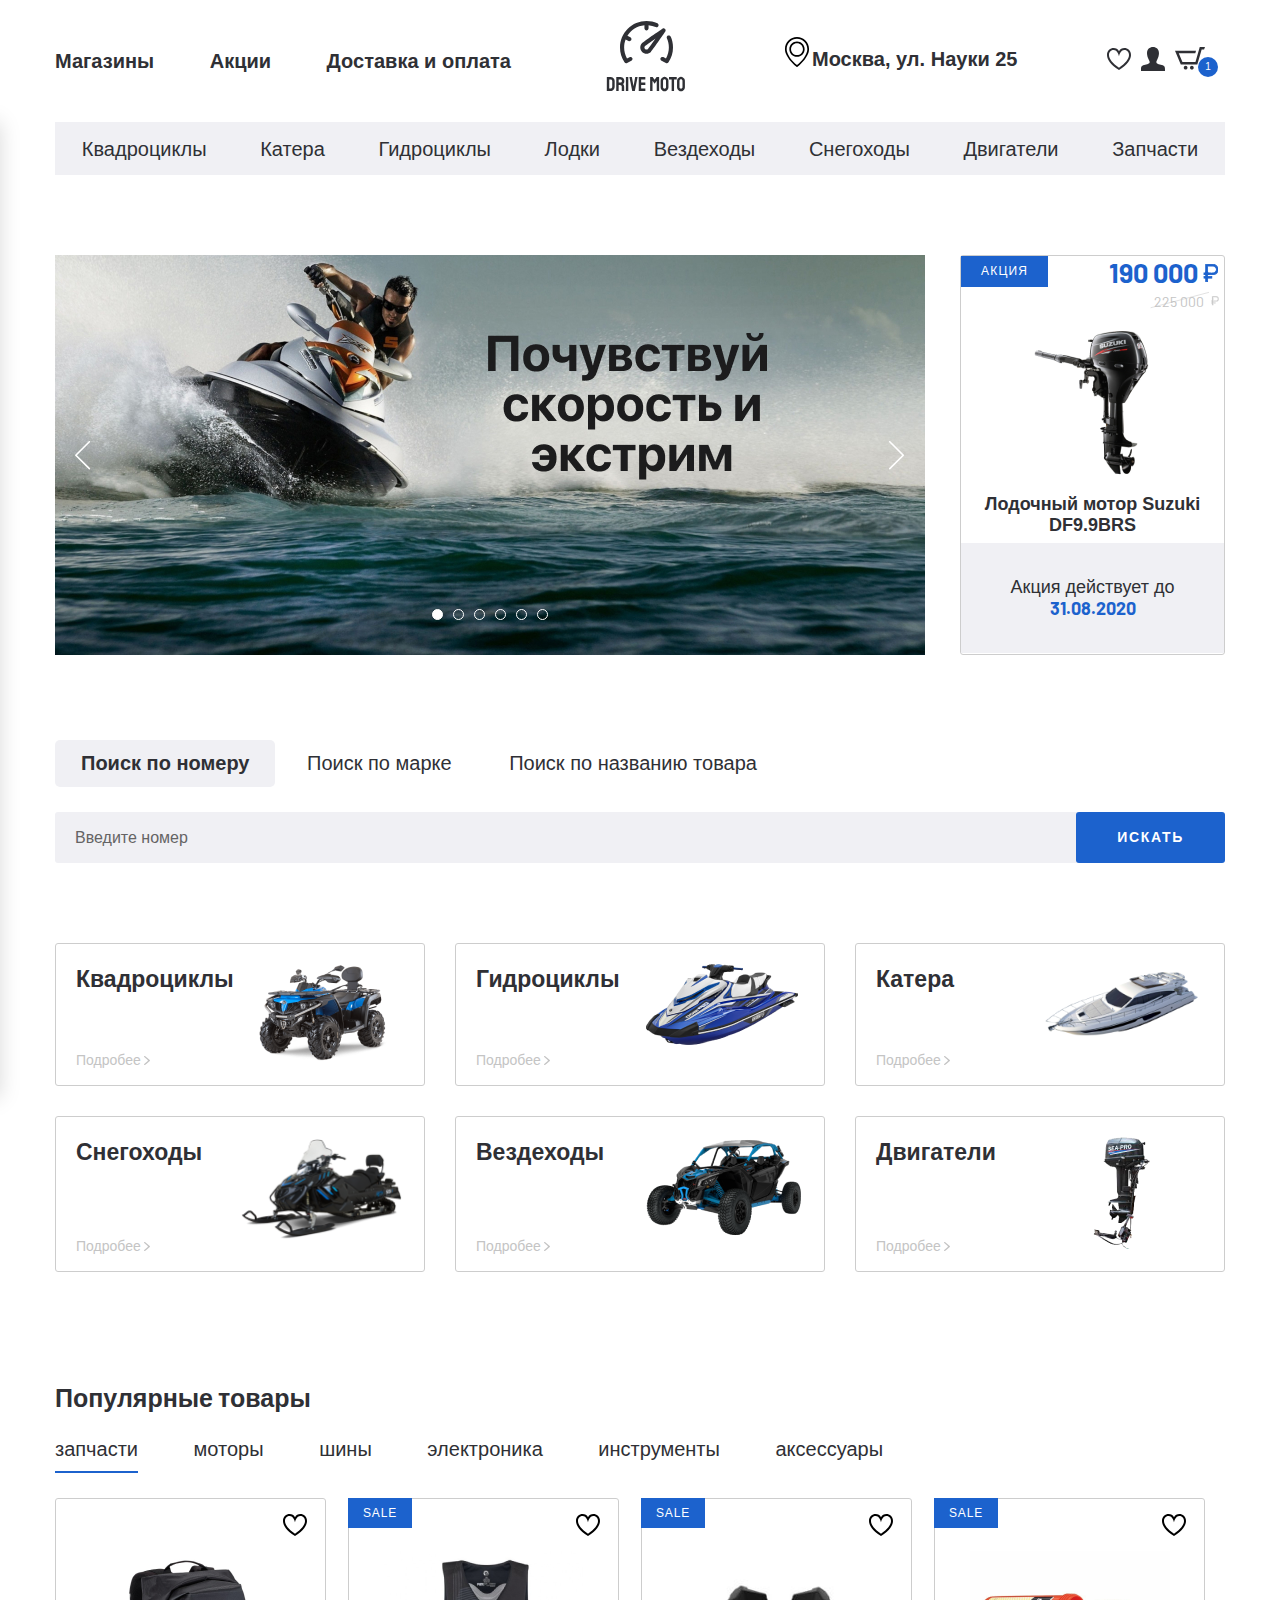
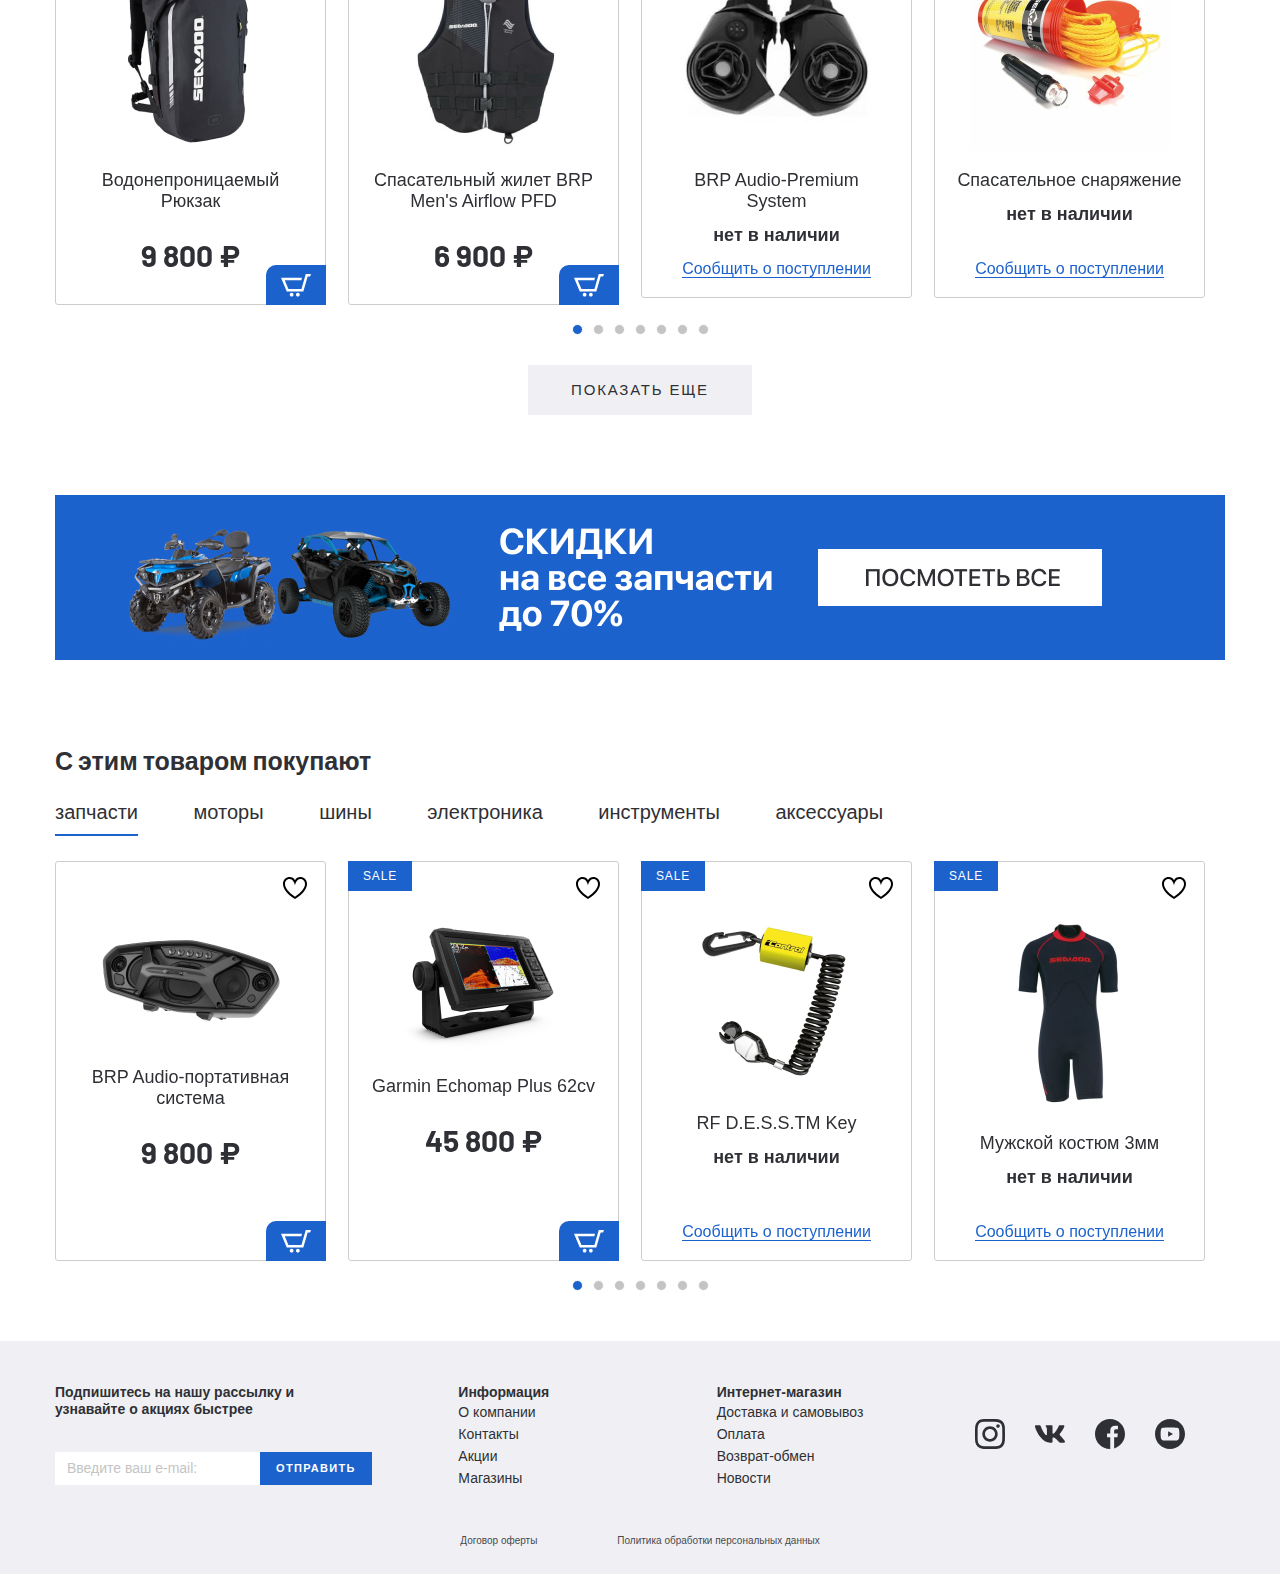
<file: index.html>
<!DOCTYPE html>
<html lang="ru">

<head>
  <meta charset="UTF-8" />
  <meta name="viewport" content="width=device-width, initial-scale=1.0" />
  <meta http-equiv="X-UA-Compatible" content="ie=edge" />
  <title>Document</title>
  <!-- <link rel="preconnect" href="https://fonts.gstatic.com"> -->
  <link href="https://fonts.googleapis.com/css2?family=Barlow:wght@400;700&display=swap" rel="stylesheet">
  <link rel="stylesheet" href="css/normalize.css" />
  <link rel="stylesheet" href="css/slick.css" />
  <link rel="stylesheet" href="css/fonts.css" />
  <link rel="stylesheet" href="css/jquery.formstyler.css" />
  <link rel="stylesheet" href="css/jquery.formstyler.theme.css" />
  <link rel="stylesheet" href="css/jquery.rateyo.min.css" />
  <link rel="stylesheet" href="css/ion.rangeSlider.min.css" />
  <link rel="stylesheet" href="css/style.css" />
  <link rel="stylesheet" href="css/media.css" />
</head>

<body>
  <header class="header">
    <div class="header__top">
      <div class="container">
        <div class="header__top-inner">
          <nav class="menu">
            <button class="menu__btn">
              <div class="menu__btn-line"></div>
              <div class="menu__btn-line"></div>
              <div class="menu__btn-line"></div>
            </button>
            <ul class="menu__list">
              <li class="menu__item">
                <a href="#" class="menu__link">Магазины</a>
              </li>
              <li class="menu__item">
                <a href="#" class="menu__link">Акции</a>
              </li>
              <li class="menu__item">
                <a href="#" class="menu__link">Доставка и оплата</a>
              </li>
            </ul>
          </nav>
          <a class="logo" href="">
            <img class="logo__img" src="images/logo.svg" alt="" />
          </a>
          <div class="header__box">
            <p class="header__adress">Москва, ул. Науки 25</p>
            <ul class="user-list">
              <li class="user-list__item">
                <a class="user-list__link" href="#">
                  <img src="images/heart.svg" alt="" />
                </a>
              </li>
              <li class="user-list__item">
                <a class="user-list__link" href="#">
                  <img src="images/user.svg" alt="" />
                </a>
              </li>
              <li class="user-list__item">
                <a class="user-list__link basket" href="#">
                  <img src="images/backet.svg" alt="" />
                  <p class="basket__num">1</p>
                </a>
              </li>
            </ul>
          </div>
        </div>
      </div>
    </div>
    <ul class="menu-mobile__list">
      <li class="menu-mobile__item">
        <a class="menu-mobile__link" href="#">
          <img class="menu-mobile__img" src="images/user.svg" alt="">
          <p>Войти</p>
        </a>
      </li>
      <li class="menu-mobile__item">
        <a class="menu-mobile__link" href="#">
          <img class="menu-mobile__img" src="images/user.svg" alt="">
          <p>Регистрация</p>
        </a>
      </li>
      <li class="menu-mobile__item">
        <a class="menu-mobile__link" href="#">
          <img class="menu-mobile__img" src="images/heart.svg" alt="">
          <p>Избранное</p>
        </a>
      </li>
      <li class="menu-mobile__item">
        <a class="menu-mobile__link" href="#">
          <img class="menu-mobile__img" src="images/backet.svg" alt="">
          <p>Корзина</p>
        </a>
      </li>
      <li class="menu-mobile__item">
        <a class="menu-mobile__link" href="#">
          <img class="menu-mobile__img" src="images/house.svg" alt="">
          <p>Магазины</p>
        </a>
      </li>
      <li class="menu-mobile__item">
        <a class="menu-mobile__link" href="#">
          <img class="menu-mobile__img" src="images/procent.svg" alt="">
          <p>Акции</p>
        </a>
      </li>
      <li class="menu-mobile__item">
        <a class="menu-mobile__link" href="#">
          <img class="menu-mobile__img" src="images/box.svg" alt="">
          <p>Доставка и оплата</p>
        </a>
      </li>
      <li class="menu-mobile__item">
        <a class="menu-mobile__link" href="#">
          <p>Квадроциклы</p>
        </a>
      </li>
      <li class="menu-mobile__item">
        <a class="menu-mobile__link" href="#">
          <p>Войти</p>
        </a>
      </li>
      <li class="menu-mobile__item">
        <a class="menu-mobile__link" href="#">
          <p>Катера</p>
        </a>
      </li>
      <li class="menu-mobile__item">
        <a class="menu-mobile__link" href="#">
          <p>Гидроциклы</p>
        </a>
      </li>
      <li class="menu-mobile__item">
        <a class="menu-mobile__link" href="#">
          <p>Лодки</p>
        </a>
      </li>
      <li class="menu-mobile__item">
        <a class="menu-mobile__link" href="#">
          <p>Вездеходы</p>
        </a>
      </li>
      <li class="menu-mobile__item">
        <a class="menu-mobile__link" href="#">
          <p>Снегоходы</p>
        </a>
      </li>
      <li class="menu-mobile__item">
        <a class="menu-mobile__link" href="#">
          <p>Двигатели</p>
        </a>
      </li>
      <li class="menu-mobile__item">
        <a class="menu-mobile__link" href="#">
          <p>Запчасти</p>
        </a>
      </li>
    </ul>
    <div class="menu__mobile-linewrapper">
      <ul class="menu__mobile-line">
        <li class="menu__item">
          <a href="#" class="menu__link">Магазины</a>
        </li>
        <li class="menu__item">
          <a href="#" class="menu__link">Акции</a>
        </li>
        <li class="menu__item">
          <a href="#" class="menu__link">Доставка и оплата</a>
        </li>
      </ul>
    </div>
    <div class="header__bottom">
      <div class="container">
        <ul class="menu__categories">
          <li class="menu__categories-item">
            <a href="#" class="menu__categories-link"> Квадроциклы </a>
          </li>
          <li class="menu__categories-item">
            <a href="#" class="menu__categories-link"> Катера </a>
          </li>
          <li class="menu__categories-item">
            <a href="catalog.html" class="menu__categories-link"> Гидроциклы </a>
          </li>
          <li class="menu__categories-item">
            <a href="#" class="menu__categories-link"> Лодки </a>
          </li>
          <li class="menu__categories-item">
            <a href="#" class="menu__categories-link"> Вездеходы </a>
          </li>
          <li class="menu__categories-item">
            <a href="#" class="menu__categories-link"> Снегоходы </a>
          </li>
          <li class="menu__categories-item">
            <a href="#" class="menu__categories-link"> Двигатели </a>
          </li>
          <li class="menu__categories-item">
            <a href="#" class="menu__categories-link"> Запчасти </a>
          </li>
        </ul>
      </div>
    </div>
  </header>
  <section class="banner-section page-section">
    <div class="container">
      <div class="banner-section__inner">
        <div class="banner-section__slider">
          <a class="banner-section__slider-item" href="#">
            <img class="banner-section__slider-img" src="images/banner-slider.jpg" alt="">
          </a>
          <a class="banner-section__slider-item" href="#">
            <img class="banner-section__slider-img" src="images/banner-slider.jpg" alt="">
          </a>
          <a class="banner-section__slider-item" href="#">
            <img class="banner-section__slider-img" src="images/banner-slider.jpg" alt="">
          </a>
          <a class="banner-section__slider-item" href="#">
            <img class="banner-section__slider-img" src="images/banner-slider.jpg" alt="">
          </a>
          <a class="banner-section__slider-item" href="#">
            <img class="banner-section__slider-img" src="images/banner-slider.jpg" alt="">
          </a>
          <a class="banner-section__slider-item" href="#">
            <img class="banner-section__slider-img" src="images/banner-slider.jpg" alt="">
          </a>
        </div>
        <a class="banner-section__item sale-item" href="#">
          <div class="sale-item__top">
            <p class="sale-item__info">акция</p>
            <div class="sale-item__price">
              <div class="price sale-item__price-new">190 000</div>
              <div class="price sale-item__price-old">225 000</div>
            </div>
          </div>
          <img src="images/content/sale-1.png" alt="" class="sale-item__img">
          <h5 class="sale-item__title">
            Лодочный мотор Suzuki DF9.9BRS
          </h5>
          <p class="sale-item__footer">
            Акция действует до
            <span>31.08.2020</span>
          </p>
        </a>
      </div>
    </div>
  </section>
  <div class="search page-section">
    <div class="container">
      <div class="search__inner">
        <div class="search__tabs tabs__wrapper">
          <div class="mobile-overflow">
            <a class="tab search__tabs-item tab--active" href="#tab-1">Поиск по номеру</a>
            <a class="tab search__tabs-item" href="#tab-2">Поиск по марке</a>
            <a class="tab search__tabs-item" href="#tab-3">Поиск по названию товара</a>
          </div>
        </div>
        <div class="search__content">
          <div id="tab-1" class="tabs__content search__content-item tabs__content--active">
            <form class="search__content-form">
              <input class="search__content-input" type="text" placeholder="Введите номер">
              <button class="search__content-btn" type='submit'>искать</button>
            </form>
          </div>
          <div id="tab-2" class="tabs__content search__content-item">
            <form class="search__content-form">
              <input class="search__content-input" type="text" placeholder="Введите марку ">
              <button class="search__content-btn" type='submit'>искать</button>
            </form>
          </div>
          <div id="tab-3" class="tabs__content search__content-item">
            <form class="search__content-form">
              <input class="search__content-input" type="text" placeholder="Введите название товара">
              <button class="search__content-btn" type='submit'>искать</button>
            </form>
          </div>
        </div>
      </div>
    </div>
  </div>
  <section class="categories page-section">
    <div class="container">
      <div class="categories__inner">
        <a class="categories__item" href="#">
          <div class="categories__item-info">
            <h4 class="categories__item-title">Квадроциклы</h4>
            <p class="categories__item-text">Подробее</p>
          </div>
          <div class="categories__item-img">
            <img src="images/categories-1.png" alt="img">
          </div>
        </a>
        <a class="categories__item" href="catalog.html">
          <div class="categories__item-info">
            <h4 class="categories__item-title">Гидроциклы</h4>
            <p class="categories__item-text">Подробее</p>
          </div>
          <div class="categories__item-img">
            <img src="images/categories-2.png" alt="img">
          </div>
        </a>
        <a class="categories__item" href="#">
          <div class="categories__item-info">
            <h4 class="categories__item-title">Катера</h4>
            <p class="categories__item-text">Подробее</p>
          </div>
          <div class="categories__item-img">
            <img src="images/categories-3.png" alt="">
          </div>
        </a>
        <a class="categories__item" href="#">
          <div class="categories__item-info">
            <h4 class="categories__item-title">Снегоходы</h4>
            <p class="categories__item-text">Подробее</p>
          </div>
          <div class="categories__item-img">
            <img src="images/categories-4.png" alt="">
          </div>
        </a>
        <a class="categories__item" href="#">
          <div class="categories__item-info">
            <h4 class="categories__item-title">Вездеходы</h4>
            <p class="categories__item-text">Подробее</p>
          </div>
          <div class="categories__item-img">
            <img src="images/categories-5.png" alt="">
          </div>
        </a>
        <a class="categories__item" href="#">
          <div class="categories__item-info">
            <h4 class="categories__item-title">Двигатели</h4>
            <p class="categories__item-text">Подробее</p>
          </div>
          <div class="categories__item-img">
            <img src="images/categories-6.png" alt="">
          </div>
        </a>
      </div>
    </div>
  </section>
  <section class="products">
    <div class="container">
      <div class="products__inner">
        <h3 class="products__title">
          Популярные товары
        </h3>
        <div class="tabs__wrapper">
          <div class="tabs products__tabs mobile-overflow">
            <a class="tab products__tab tab--active" href="#product-tab-1">запчасти</a>
            <a class="tab products__tab" href="#product-tab-2">моторы</a>
            <a class="tab products__tab" href="#product-tab-3">шины</a>
            <a class="tab products__tab" href="#product-tab-4">электроника</a>
            <a class="tab products__tab" href="#product-tab-5">инструменты</a>
            <a class="tab products__tab" href="#product-tab-6">аксессуары </a>
          </div>
        </div>
        <div class="tabs__container products__container">
          <div id="product-tab-1" class="tabs__content products__content tabs__content--active">
            <div class="products-slider">
              <div class="product-slider__item">
                <div class="product-item__wrapper">
                  <button class="product-item__favorite"></button>
                  <button class="product-item__basket">
                    <img src="images/basket-white.svg" alt="">
                  </button>
                  <a class="product-item__notify-link" href="#"><span>Сообщить о поступлении</span></a>
                  <a class="product-item" href="#">
                    <p class="product-item__hover-text">посмотреть товар</p>
                    <img class="product-item__img" src="images/content/product-1.png" alt="">
                    <h4 class="product-item__title">
                      Водонепроницаемый
                      Рюкзак
                    </h4>
                    <p class="price product-item__price">
                      9 800 ₽
                    </p>
                    <p class="product-item__notify-text">
                      нет в наличии
                    </p>
                  </a>
                </div>
              </div>
              <div class="product-slider__item">
                <div class="product-item__wrapper">
                  <button class="product-item__favorite"></button>
                  <button class="product-item__basket">
                    <img src="images/basket-white.svg" alt="">
                  </button>
                  <a class="product-item__notify-link" href="#"><span>Сообщить о поступлении</span></a>
                  <a class="product-item product-item--sale" href="#">
                    <p class="product-item__hover-text">посмотреть товар</p>
                    <img class="product-item__img" src="images/content/product-2.png" alt="">
                    <h4 class="product-item__title">
                      Спасательный жилет BRP Men's Airflow PFD

                    </h4>
                    <p class="price product-item__price">
                      6 900 ₽
                    </p>
                    <p class="product-item__notify-text">
                      нет в наличии
                    </p>
                  </a>
                </div>
              </div>
              <div class="product-slider__item">
                <div class="product-item__wrapper product-item__not-available">
                  <button class="product-item__favorite"></button>
                  <button class="product-item__basket">
                    <img src="images/basket-white.svg" alt="">
                  </button>
                  <a class="product-item__notify-link" href="#"><span>Сообщить о поступлении</span></a>
                  <a class="product-item product-item--sale" href="#">
                    <p class="product-item__hover-text">посмотреть товар</p>
                    <img class="product-item__img" src="images/content/product-3.png" alt="">
                    <h4 class="product-item__title">                   
                        BRP Audio-Premium System
                    </h4>
                    <p class="price product-item__price">
                      68 000 ₽
                    </p>
                    <p class="product-item__notify-text">
                      нет в наличии
                    </p>
                  </a>
                </div>
              </div>
              <div class="product-slider__item">
                <div class="product-item__wrapper product-item__not-available">
                  <button class="product-item__favorite"></button>
                  <button class="product-item__basket">
                    <img src="images/basket-white.svg" alt="">
                  </button>
                  <a class="product-item__notify-link" href="#"><span>Сообщить о поступлении</span></a>
                  <a class="product-item product-item--sale" href="#">
                    <p class="product-item__hover-text">посмотреть товар</p>
                    <img class="product-item__img" src="images/content/product-4.png" alt="">
                    <h4 class="product-item__title">
                      Спасательное снаряжение
                    </h4>
                    <p class="price product-item__price">
                      9 800 ₽
                    </p>
                    <p class="product-item__notify-text">
                      нет в наличии
                    </p>
                  </a>
                </div>
              </div>
              <div class="product-slider__item">
                <div class="product-item__wrapper product-item__not-available">
                  <button class="product-item__favorite"></button>
                  <button class="product-item__basket">
                    <img src="images/basket-white.svg" alt="">
                  </button>
                  <a class="product-item__notify-link" href="#"><span>Сообщить о поступлении</span></a>
                  <a class="product-item product-item--sale" href="#">
                    <p class="product-item__hover-text">посмотреть товар</p>
                    <img class="product-item__img" src="images/content/product-1.png" alt="">
                    <h4 class="product-item__title">
                      Водонепроницаемый
                      Рюкзак
                    </h4>
                    <p class="price product-item__price">
                      9 800 ₽
                    </p>
                    <p class="product-item__notify-text">
                      нет в наличии
                    </p>
                  </a>
                </div>
              </div>
              <div class="product-slider__item">
                <div class="product-item__wrapper product-item__not-available">
                  <button class="product-item__favorite"></button>
                  <button class="product-item__basket">
                    <img src="images/basket-white.svg" alt="">
                  </button>
                  <a class="product-item__notify-link" href="#"><span>Сообщить о поступлении</span></a>
                  <a class="product-item product-item--sale" href="#">
                    <p class="product-item__hover-text">посмотреть товар</p>
                    <img class="product-item__img" src="images/content/product-1.png" alt="">
                    <h4 class="product-item__title">
                      Водонепроницаемый
                      Рюкзак
                    </h4>
                    <p class="price product-item__price">
                      9 800 ₽
                    </p>
                    <p class="product-item__notify-text">
                      нет в наличии
                    </p>
                  </a>
                </div>
              </div>
              <div class="product-slider__item">
                <div class="product-item__wrapper product-item__not-available">
                  <button class="product-item__favorite"></button>
                  <button class="product-item__basket">
                    <img src="images/basket-white.svg" alt="">
                  </button>
                  <a class="product-item__notify-link" href="#"><span>Сообщить о поступлении</span></a>
                  <a class="product-item product-item--sale" href="#">
                    <p class="product-item__hover-text">посмотреть товар</p>
                    <img class="product-item__img" src="images/content/product-1.png" alt="">
                    <h4 class="product-item__title">
                      Водонепроницаемый
                      Рюкзак
                    </h4>
                    <p class="price product-item__price">
                      9 800 ₽
                    </p>
                    <p class="product-item__notify-text">
                      нет в наличии
                    </p>
                  </a>
                </div>
              </div>
            </div>
          </div>
          <div id="product-tab-2" class="tabs__content products__content ">
            <div class="products-slider">
              <div class="product-slider__item">
                <div class="product-item__wrapper">
                  <button class="product-item__favorite"></button>
                  <button class="product-item__basket">
                    <img src="images/basket-white.svg" alt="">
                  </button>
                  <a class="product-item__notify-link" href="#"><span>Сообщить о поступлении</span></a>
                  <a class="product-item" href="#">
                    <p class="product-item__hover-text">посмотреть товар</p>
                    <img class="product-item__img" src="images/content/product-1.png" alt="">
                    <h4 class="product-item__title">
                      Водонепроницаемый
                      Рюкзак
                    </h4>
                    <p class="price product-item__price">
                      9 800 ₽
                    </p>
                    <p class="product-item__notify-text">
                      нет в наличии
                    </p>
                  </a>
                </div>
              </div>
              <div class="product-slider__item">
                <div class="product-item__wrapper">
                  <button class="product-item__favorite"></button>
                  <button class="product-item__basket">
                    <img src="images/basket-white.svg" alt="">
                  </button>
                  <a class="product-item__notify-link" href="#"><span>Сообщить о поступлении</span></a>
                  <a class="product-item product-item--sale" href="#">
                    <p class="product-item__hover-text">посмотреть товар</p>
                    <img class="product-item__img" src="images/content/product-1.png" alt="">
                    <h4 class="product-item__title">
                      Водонепроницаемый
                      Рюкзак
                    </h4>
                    <p class="price product-item__price">
                      9 800 ₽
                    </p>
                    <p class="product-item__notify-text">
                      нет в наличии
                    </p>
                  </a>
                </div>
              </div>
              <div class="product-slider__item">
                <div class="product-item__wrapper product-item__not-available">
                  <button class="product-item__favorite"></button>
                  <button class="product-item__basket">
                    <img src="images/basket-white.svg" alt="">
                  </button>
                  <a class="product-item__notify-link" href="#"><span>Сообщить о поступлении</span></a>
                  <a class="product-item product-item--sale" href="#">
                    <p class="product-item__hover-text">посмотреть товар</p>
                    <img class="product-item__img" src="images/content/product-1.png" alt="">
                    <h4 class="product-item__title">
                      Водонепроницаемый
                      Рюкзак
                    </h4>
                    <p class="price product-item__price">
                      9 800 ₽
                    </p>
                    <p class="product-item__notify-text">
                      нет в наличии
                    </p>
                  </a>
                </div>
              </div>
              <div class="product-slider__item">
                <div class="product-item__wrapper product-item__not-available">
                  <button class="product-item__favorite"></button>
                  <button class="product-item__basket">
                    <img src="images/basket-white.svg" alt="">
                  </button>
                  <a class="product-item__notify-link" href="#"><span>Сообщить о поступлении</span></a>
                  <a class="product-item product-item--sale" href="#">
                    <p class="product-item__hover-text">посмотреть товар</p>
                    <img class="product-item__img" src="images/content/product-1.png" alt="">
                    <h4 class="product-item__title">
                      Водонепроницаемый
                      Рюкзак
                    </h4>
                    <p class="price product-item__price">
                      9 800 ₽
                    </p>
                    <p class="product-item__notify-text">
                      нет в наличии
                    </p>
                  </a>
                </div>
              </div>
              <div class="product-slider__item">
                <div class="product-item__wrapper product-item__not-available">
                  <button class="product-item__favorite"></button>
                  <button class="product-item__basket">
                    <img src="images/basket-white.svg" alt="">
                  </button>
                  <a class="product-item__notify-link" href="#"><span>Сообщить о поступлении</span></a>
                  <a class="product-item product-item--sale" href="#">
                    <p class="product-item__hover-text">посмотреть товар</p>
                    <img class="product-item__img" src="images/content/product-1.png" alt="">
                    <h4 class="product-item__title">
                      Водонепроницаемый
                      Рюкзак
                    </h4>
                    <p class="price product-item__price">
                      9 800 ₽
                    </p>
                    <p class="product-item__notify-text">
                      нет в наличии
                    </p>
                  </a>
                </div>
              </div>
              <div class="product-slider__item">
                <div class="product-item__wrapper product-item__not-available">
                  <button class="product-item__favorite"></button>
                  <button class="product-item__basket">
                    <img src="images/basket-white.svg" alt="">
                  </button>
                  <a class="product-item__notify-link" href="#"><span>Сообщить о поступлении</span></a>
                  <a class="product-item product-item--sale" href="#">
                    <p class="product-item__hover-text">посмотреть товар</p>
                    <img class="product-item__img" src="images/content/product-1.png" alt="">
                    <h4 class="product-item__title">
                      Водонепроницаемый
                      Рюкзак
                    </h4>
                    <p class="price product-item__price">
                      9 800 ₽
                    </p>
                    <p class="product-item__notify-text">
                      нет в наличии
                    </p>
                  </a>
                </div>
              </div>
              <div class="product-slider__item">
                <div class="product-item__wrapper product-item__not-available">
                  <button class="product-item__favorite"></button>
                  <button class="product-item__basket">
                    <img src="images/basket-white.svg" alt="">
                  </button>
                  <a class="product-item__notify-link" href="#"><span>Сообщить о поступлении</span></a>
                  <a class="product-item product-item--sale" href="#">
                    <p class="product-item__hover-text">посмотреть товар</p>
                    <img class="product-item__img" src="images/content/product-1.png" alt="">
                    <h4 class="product-item__title">
                      Водонепроницаемый
                      Рюкзак
                    </h4>
                    <p class="price product-item__price">
                      9 800 ₽
                    </p>
                    <p class="product-item__notify-text">
                      нет в наличии
                    </p>
                  </a>
                </div>
              </div>
            </div>
          </div>
          <div id="product-tab-3" class="tabs__content products__content ">slider-3</div>
          <div id="product-tab-4" class="tabs__content products__content ">slider-4</div>
          <div id="product-tab-5" class="tabs__content products__content ">slider-5</div>
          <div id="product-tab-6" class="tabs__content products__content ">slider-6</div>
        </div>
        <div class="product__more">
          <a class="product__more-link" href="#">Показать еще</a>
        </div>
      </div>
    </div>
  </section>
  <div class="banner">
    <div class="container">
      <a class="banner__link" href="#">
        <img src="images/content/banner.jpg" alt="">
      </a>
    </div>
  </div>
  <section class="products">
    <div class="container">
      <div class="products__inner">
        <h3 class="products__title">
          С этим товаром покупают
        </h3>
        <div class="tabs__wrapper">
          <div class="tabs products__tabs mobile-overflow">
            <a class="tab products__tab tab--active" href="#popular-tab-1">запчасти</a>
            <a class="tab products__tab" href="#popular-tab-2">моторы</a>
            <a class="tab products__tab" href="#popular-tab-3">шины</a>
            <a class="tab products__tab" href="#popular-tab-4">электроника</a>
            <a class="tab products__tab" href="#popular-tab-5">инструменты</a>
            <a class="tab products__tab" href="#popular-tab-6">аксессуары </a>
          </div>
        </div>
        <div class="tabs__container products__container">
          <div id="popular-tab-1" class="tabs__content products__content tabs__content--active">
            <div class="products-slider">
              <div class="product-slider__item">
                <div class="product-item__wrapper">
                  <button class="product-item__favorite"></button>
                  <button class="product-item__basket">
                    <img src="images/basket-white.svg" alt="">
                  </button>
                  <a class="product-item__notify-link" href="#"><span>Сообщить о поступлении</span></a>
                  <a class="product-item" href="#">
                    <p class="product-item__hover-text">посмотреть товар</p>
                    <img class="product-item__img" src="images/content/product-5.png" alt="">
                    <h4 class="product-item__title">
                      BRP Audio-портативная система
                    </h4>
                    <p class="price product-item__price">
                      9 800 ₽
                    </p>
                    <p class="product-item__notify-text">
                      нет в наличии
                    </p>
                  </a>
                </div>
              </div>
              <div class="product-slider__item">
                <div class="product-item__wrapper">
                  <button class="product-item__favorite"></button>
                  <button class="product-item__basket">
                    <img src="images/basket-white.svg" alt="">
                  </button>
                  <a class="product-item__notify-link" href="#"><span>Сообщить о поступлении</span></a>
                  <a class="product-item product-item--sale" href="#">
                    <p class="product-item__hover-text">посмотреть товар</p>
                    <img class="product-item__img" src="images/content/product-6.png" alt="">
                    <h4 class="product-item__title">
                      Garmin Echomap Plus 62cv
                    </h4>
                    <p class="price product-item__price">
                      45 800 ₽
                    </p>
                    <p class="product-item__notify-text">
                      нет в наличии
                    </p>
                  </a>
                </div>
              </div>
              <div class="product-slider__item">
                <div class="product-item__wrapper product-item__not-available">
                  <button class="product-item__favorite"></button>
                  <button class="product-item__basket">
                    <img src="images/basket-white.svg" alt="">
                  </button>
                  <a class="product-item__notify-link" href="#"><span>Сообщить о поступлении</span></a>
                  <a class="product-item product-item--sale" href="#">
                    <p class="product-item__hover-text">посмотреть товар</p>
                    <img class="product-item__img" src="images/content/product-7.png" alt="">
                    <h4 class="product-item__title">
                      RF D.E.S.S.TM Key
                    </h4>
                    <p class="price product-item__price">
                      9 800 ₽
                    </p>
                    <p class="product-item__notify-text">
                      нет в наличии
                    </p>
                  </a>
                </div>
              </div>
              <div class="product-slider__item">
                <div class="product-item__wrapper product-item__not-available">
                  <button class="product-item__favorite"></button>
                  <button class="product-item__basket">
                    <img src="images/basket-white.svg" alt="">
                  </button>
                  <a class="product-item__notify-link" href="#"><span>Сообщить о поступлении</span></a>
                  <a class="product-item product-item--sale" href="#">
                    <p class="product-item__hover-text">посмотреть товар</p>
                    <img class="product-item__img" src="images/content/product-8.png" alt="">
                    <h4 class="product-item__title">
                      Мужской костюм 3мм
                    </h4>
                    <p class="price product-item__price">
                      7 000 ₽
                    </p>
                    <p class="product-item__notify-text">
                      нет в наличии
                    </p>
                  </a>
                </div>
              </div>
              <div class="product-slider__item">
                <div class="product-item__wrapper product-item__not-available">
                  <button class="product-item__favorite"></button>
                  <button class="product-item__basket">
                    <img src="images/basket-white.svg" alt="">
                  </button>
                  <a class="product-item__notify-link" href="#"><span>Сообщить о поступлении</span></a>
                  <a class="product-item product-item--sale" href="#">
                    <p class="product-item__hover-text">посмотреть товар</p>
                    <img class="product-item__img" src="images/content/product-1.png" alt="">
                    <h4 class="product-item__title">
                      Водонепроницаемый
                      Рюкзак
                    </h4>
                    <p class="price product-item__price">
                      9 800 ₽
                    </p>
                    <p class="product-item__notify-text">
                      нет в наличии
                    </p>
                  </a>
                </div>
              </div>
              <div class="product-slider__item">
                <div class="product-item__wrapper product-item__not-available">
                  <button class="product-item__favorite"></button>
                  <button class="product-item__basket">
                    <img src="images/basket-white.svg" alt="">
                  </button>
                  <a class="product-item__notify-link" href="#"><span>Сообщить о поступлении</span></a>
                  <a class="product-item product-item--sale" href="#">
                    <p class="product-item__hover-text">посмотреть товар</p>
                    <img class="product-item__img" src="images/content/product-1.png" alt="">
                    <h4 class="product-item__title">
                      Водонепроницаемый
                      Рюкзак
                    </h4>
                    <p class="price product-item__price">
                      9 800 ₽
                    </p>
                    <p class="product-item__notify-text">
                      нет в наличии
                    </p>
                  </a>
                </div>
              </div>
              <div class="product-slider__item">
                <div class="product-item__wrapper product-item__not-available">
                  <button class="product-item__favorite"></button>
                  <button class="product-item__basket">
                    <img src="images/basket-white.svg" alt="">
                  </button>
                  <a class="product-item__notify-link" href="#"><span>Сообщить о поступлении</span></a>
                  <a class="product-item product-item--sale" href="#">
                    <p class="product-item__hover-text">посмотреть товар</p>
                    <img class="product-item__img" src="images/content/product-1.png" alt="">
                    <h4 class="product-item__title">
                      Водонепроницаемый
                      Рюкзак
                    </h4>
                    <p class="price product-item__price">
                      9 800 ₽
                    </p>
                    <p class="product-item__notify-text">
                      нет в наличии
                    </p>
                  </a>
                </div>
              </div>
            </div>
          </div>
          <div id="popular-tab-2" class="tabs__content products__content ">
            <div class="products-slider">
              <div class="product-slider__item">
                <div class="product-item__wrapper">
                  <button class="product-item__favorite"></button>
                  <button class="product-item__basket">
                    <img src="images/basket-white.svg" alt="">
                  </button>
                  <a class="product-item__notify-link" href="#"><span>Сообщить о поступлении</span></a>
                  <a class="product-item" href="#">
                    <p class="product-item__hover-text">посмотреть товар</p>
                    <img class="product-item__img" src="images/content/product-1.png" alt="">
                    <h4 class="product-item__title">
                      Водонепроницаемый
                      Рюкзак
                    </h4>
                    <p class="price product-item__price">
                      9 800 ₽
                    </p>
                    <p class="product-item__notify-text">
                      нет в наличии
                    </p>
                  </a>
                </div>
              </div>
              <div class="product-slider__item">
                <div class="product-item__wrapper">
                  <button class="product-item__favorite"></button>
                  <button class="product-item__basket">
                    <img src="images/basket-white.svg" alt="">
                  </button>
                  <a class="product-item__notify-link" href="#"><span>Сообщить о поступлении</span></a>
                  <a class="product-item product-item--sale" href="#">
                    <p class="product-item__hover-text">посмотреть товар</p>
                    <img class="product-item__img" src="images/content/product-1.png" alt="">
                    <h4 class="product-item__title">
                      Водонепроницаемый
                      Рюкзак
                    </h4>
                    <p class="price product-item__price">
                      9 800 ₽
                    </p>
                    <p class="product-item__notify-text">
                      нет в наличии
                    </p>
                  </a>
                </div>
              </div>
              <div class="product-slider__item">
                <div class="product-item__wrapper product-item__not-available">
                  <button class="product-item__favorite"></button>
                  <button class="product-item__basket">
                    <img src="images/basket-white.svg" alt="">
                  </button>
                  <a class="product-item__notify-link" href="#"><span>Сообщить о поступлении</span></a>
                  <a class="product-item product-item--sale" href="#">
                    <p class="product-item__hover-text">посмотреть товар</p>
                    <img class="product-item__img" src="images/content/product-1.png" alt="">
                    <h4 class="product-item__title">
                      Водонепроницаемый
                      Рюкзак
                    </h4>
                    <p class="price product-item__price">
                      9 800 ₽
                    </p>
                    <p class="product-item__notify-text">
                      нет в наличии
                    </p>
                  </a>
                </div>
              </div>
              <div class="product-slider__item">
                <div class="product-item__wrapper product-item__not-available">
                  <button class="product-item__favorite"></button>
                  <button class="product-item__basket">
                    <img src="images/basket-white.svg" alt="">
                  </button>
                  <a class="product-item__notify-link" href="#"><span>Сообщить о поступлении</span></a>
                  <a class="product-item product-item--sale" href="#">
                    <p class="product-item__hover-text">посмотреть товар</p>
                    <img class="product-item__img" src="images/content/product-1.png" alt="">
                    <h4 class="product-item__title">
                      Водонепроницаемый
                      Рюкзак
                    </h4>
                    <p class="price product-item__price">
                      9 800 ₽
                    </p>
                    <p class="product-item__notify-text">
                      нет в наличии
                    </p>
                  </a>
                </div>
              </div>
              <div class="product-slider__item">
                <div class="product-item__wrapper product-item__not-available">
                  <button class="product-item__favorite"></button>
                  <button class="product-item__basket">
                    <img src="images/basket-white.svg" alt="">
                  </button>
                  <a class="product-item__notify-link" href="#"><span>Сообщить о поступлении</span></a>
                  <a class="product-item product-item--sale" href="#">
                    <p class="product-item__hover-text">посмотреть товар</p>
                    <img class="product-item__img" src="images/content/product-1.png" alt="">
                    <h4 class="product-item__title">
                      Водонепроницаемый
                      Рюкзак
                    </h4>
                    <p class="price product-item__price">
                      9 800 ₽
                    </p>
                    <p class="product-item__notify-text">
                      нет в наличии
                    </p>
                  </a>
                </div>
              </div>
              <div class="product-slider__item">
                <div class="product-item__wrapper product-item__not-available">
                  <button class="product-item__favorite"></button>
                  <button class="product-item__basket">
                    <img src="images/basket-white.svg" alt="">
                  </button>
                  <a class="product-item__notify-link" href="#"><span>Сообщить о поступлении</span></a>
                  <a class="product-item product-item--sale" href="#">
                    <p class="product-item__hover-text">посмотреть товар</p>
                    <img class="product-item__img" src="images/content/product-1.png" alt="">
                    <h4 class="product-item__title">
                      Водонепроницаемый
                      Рюкзак
                    </h4>
                    <p class="price product-item__price">
                      9 800 ₽
                    </p>
                    <p class="product-item__notify-text">
                      нет в наличии
                    </p>
                  </a>
                </div>
              </div>
              <div class="product-slider__item">
                <div class="product-item__wrapper product-item__not-available">
                  <button class="product-item__favorite"></button>
                  <button class="product-item__basket">
                    <img src="images/basket-white.svg" alt="">
                  </button>
                  <a class="product-item__notify-link" href="#"><span>Сообщить о поступлении</span></a>
                  <a class="product-item product-item--sale" href="#">
                    <p class="product-item__hover-text">посмотреть товар</p>
                    <img class="product-item__img" src="images/content/product-1.png" alt="">
                    <h4 class="product-item__title">
                      Водонепроницаемый
                      Рюкзак
                    </h4>
                    <p class="price product-item__price">
                      9 800 ₽
                    </p>
                    <p class="product-item__notify-text">
                      нет в наличии
                    </p>
                  </a>
                </div>
              </div>
            </div>
          </div>
          <div id="popular-tab-3" class="tabs__content products__content ">slider-3</div>
          <div id="popular-tab-4" class="tabs__content products__content ">slider-4</div>
          <div id="popular-tab-5" class="tabs__content products__content ">slider-5</div>
          <div id="popular-tab-6" class="tabs__content products__content ">slider-6</div>
        </div>
      </div>
    </div>
  </section>
  <footer class="footer">
    <div class="container">
      <div class="footer__top">
        <div class="footer__top-inner">
          <div class="footer__top-item footer__top-newslatter">
            <h6 class="footer__top-title">Подпишитесь на нашу рассылку
              и узнавайте о акциях быстрее</h6>
            <form class="footer__form">
              <input class="footer__form-input" type="text" placeholder="Введите ваш e-mail:">
              <button class="footer__form-btn" type="submit">Отправить</button>
            </form>
          </div>
          <div class="footer__top-item footer__top-itemdrop">
            <h6 class="footer__top-title footer__topdrop">Информация</h6>
            <ul class="footer__list">
              <li class="footer-list__item"><a href="#">О компании</a></li>
              <li class="footer-list__item"><a href="#">Контакты</a></li>
              <li class="footer-list__item"><a href="#">Акции</a></li>
              <li class="footer-list__item"><a href="#">Магазины</a></li>
            </ul>
          </div>
          <div class="footer__top-item">
            <h6 class="footer__top-title footer__topdrop">Интернет-магазин</h6>
            <ul class="footer__list">
              <li class="footer-list__item"><a href="#">Доставка и самовывоз</a></li>
              <li class="footer-list__item"><a href="#">Оплата</a></li>
              <li class="footer-list__item"><a href="#">Возврат-обмен</a></li>
              <li class="footer-list__item"><a href="#">Новости</a></li>
            </ul>
          </div>
          <div class="footer__top-item footer__top-social">
            <ul class="social-list">
              <li class="social-list__item">
                <a href="#">
                  <img src="images/instagram.svg" alt="">
                </a>
              </li>
              <li class="social-list__item">
                <a href="#">
                  <img src="images/vkontakte.svg" alt="">
                </a>
              </li>
              <li class="social-list__item">
                <a href="#">
                  <img src="images/facebook.svg" alt="">
                </a>
              </li>
              <li class="social-list__item">
                <a href="#">
                  <img src="images/youtube.svg" alt="">
                </a>
              </li>
            </ul>
          </div>
        </div>
      </div>
      <div class="footer__bottom">
        <a class="footer__bottom-link" href="#">Договор оферты</a>
        <a class="footer__bottom-link" href="#">Политика обработки персональных данных</a>
      </div>
    </div>
  </footer>




  <script src="https://ajax.googleapis.com/ajax/libs/jquery/3.4.1/jquery.min.js"></script>
  <script src="js/slick.min.js"></script>
  <script src="js/ion.rangeSlider.min.js"></script>
  <script src="js/jquery.formstyler.min.js"></script>
  <script src="js/jquery.rateyo.min.js"></script>
  <script src="js/main.js"></script>
</body>

</html>
</file>
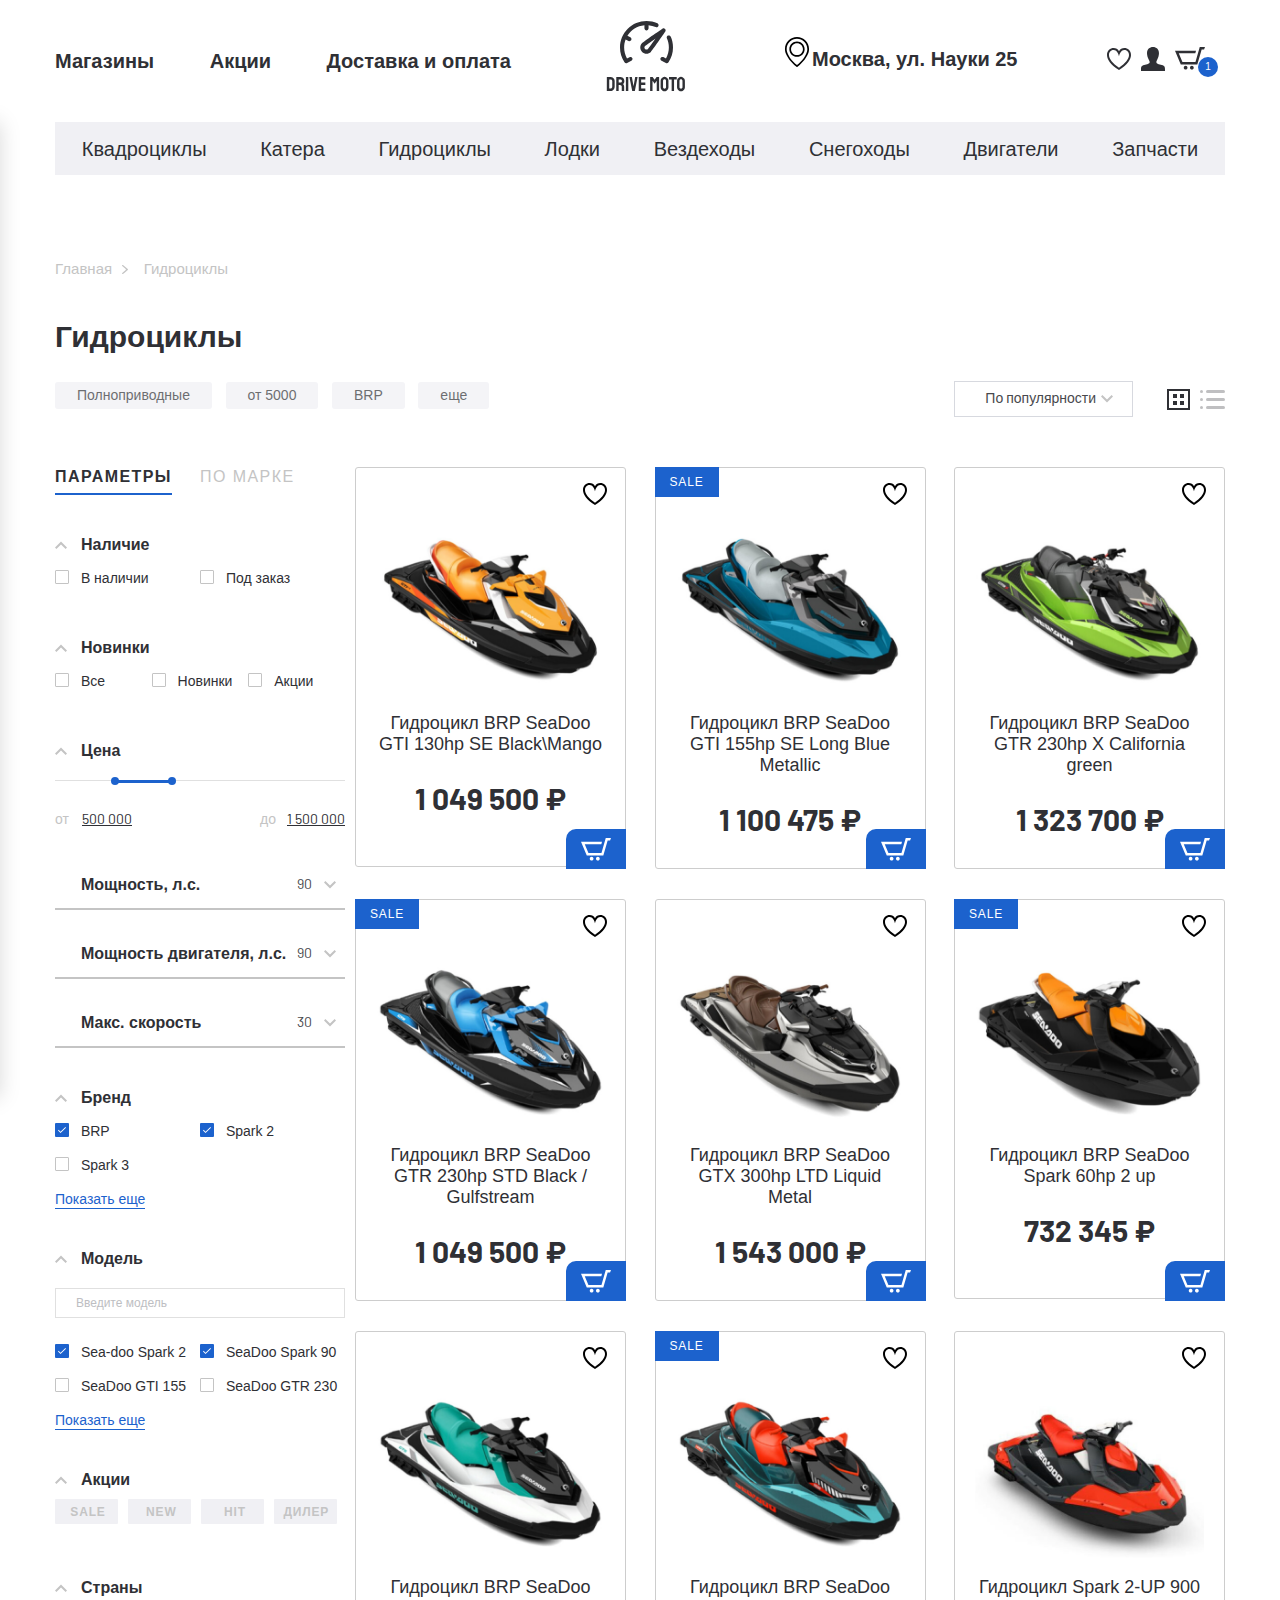
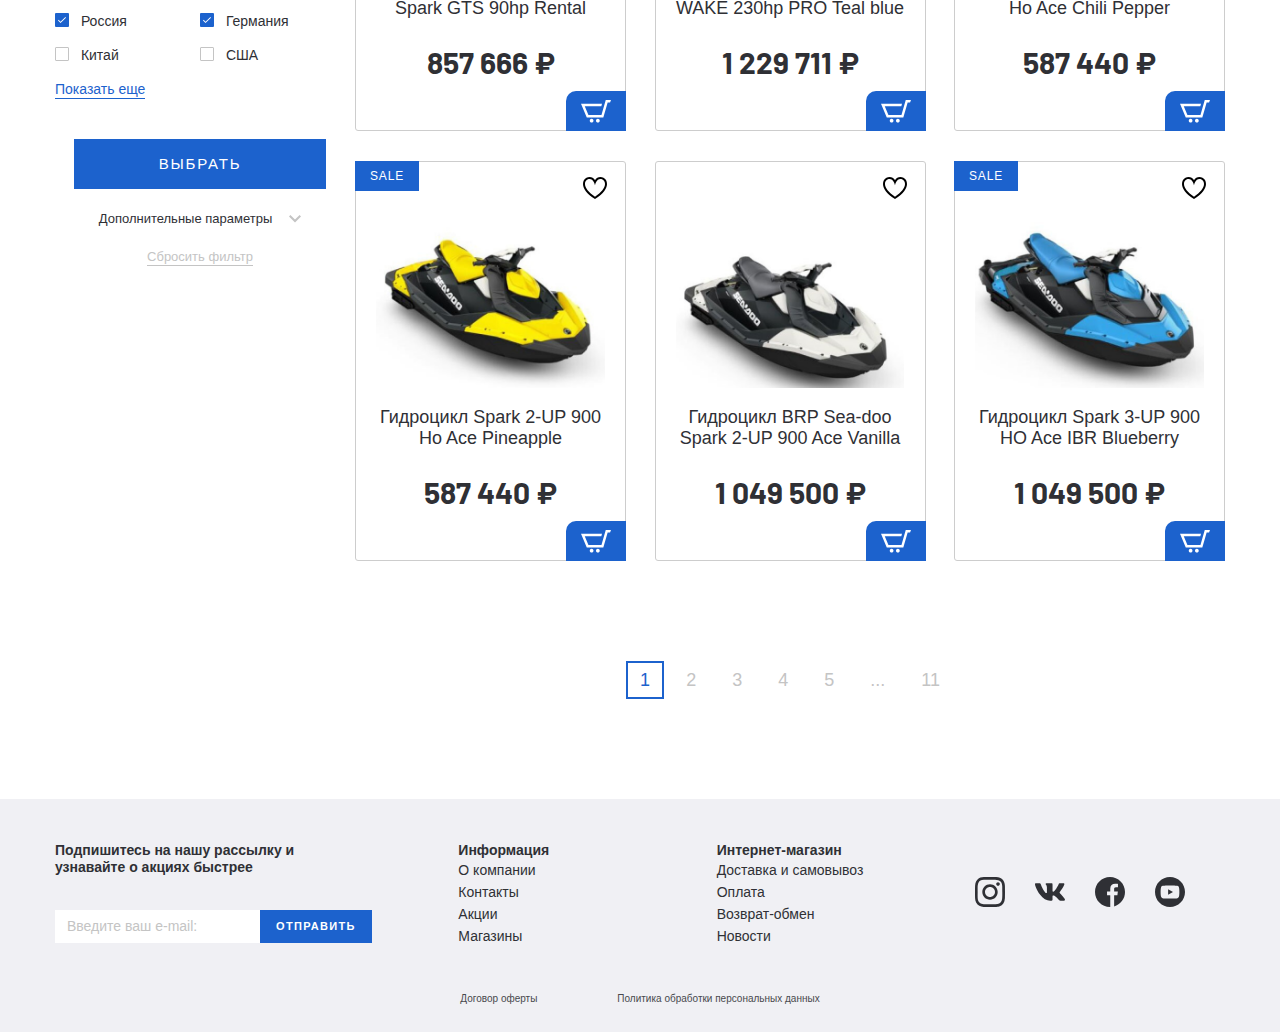
<file: catalog.html>
<!DOCTYPE html>
<html lang="ru">

<head>
  <meta charset="UTF-8" />
  <meta name="viewport" content="width=device-width, initial-scale=1.0" />
  <meta http-equiv="X-UA-Compatible" content="ie=edge" />
  <title>Document</title>
  <link href="https://fonts.googleapis.com/css2?family=Barlow:wght@400;700&display=swap" rel="stylesheet">
  <link rel="stylesheet" href="css/normalize.css" />
  <link rel="stylesheet" href="css/slick.css" />
  <link rel="stylesheet" href="css/fonts.css" />
  <link rel="stylesheet" href="css/jquery.formstyler.css" />
  <link rel="stylesheet" href="css/jquery.formstyler.theme.css" />
  <link rel="stylesheet" href="css/jquery.rateyo.min.css" />
  <link rel="stylesheet" href="css/ion.rangeSlider.min.css" />
  <link rel="stylesheet" href="css/style.css" />
  <link rel="stylesheet" href="css/media.css" />
</head>

<body>
  <header class="header">
    <div class="header__top">
      <div class="container">
        <div class="header__top-inner">
          <nav class="menu">
            <button class="menu__btn">
              <div class="menu__btn-line"></div>
              <div class="menu__btn-line"></div>
              <div class="menu__btn-line"></div>
            </button>
            <ul class="menu__list">
              <li class="menu__item">
                <a href="#" class="menu__link">Магазины</a>
              </li>
              <li class="menu__item">
                <a href="#" class="menu__link">Акции</a>
              </li>
              <li class="menu__item">
                <a href="#" class="menu__link">Доставка и оплата</a>
              </li>
            </ul>
          </nav>
          <a class="logo" href="index.html">
            <img class="logo__img" src="images/logo.svg" alt="" />
          </a>
          <div class="header__box">
            <p class="header__adress">Москва, ул. Науки 25</p>
            <ul class="user-list">
              <li class="user-list__item">
                <a class="user-list__link" href="#">
                  <img src="images/heart.svg" alt="" />
                </a>
              </li>
              <li class="user-list__item">
                <a class="user-list__link" href="#">
                  <img src="images/user.svg" alt="" />
                </a>
              </li>
              <li class="user-list__item">
                <a class="user-list__link basket" href="#">
                  <img src="images/backet.svg" alt="" />
                  <p class="basket__num">1</p>
                </a>
              </li>
            </ul>
          </div>
        </div>
      </div>
    </div>
    <ul class="menu-mobile__list">
      <li class="menu-mobile__item">
        <a class="menu-mobile__link" href="#">
          <img class="menu-mobile__img" src="images/user.svg" alt="">
          <p>Войти</p>
        </a>
      </li>
      <li class="menu-mobile__item">
        <a class="menu-mobile__link" href="#">
          <img class="menu-mobile__img" src="images/user.svg" alt="">
          <p>Регистрация</p>
        </a>
      </li>
      <li class="menu-mobile__item">
        <a class="menu-mobile__link" href="#">
          <img class="menu-mobile__img" src="images/heart.svg" alt="">
          <p>Избранное</p>
        </a>
      </li>
      <li class="menu-mobile__item">
        <a class="menu-mobile__link" href="#">
          <img class="menu-mobile__img" src="images/backet.svg" alt="">
          <p>Корзина</p>
        </a>
      </li>
      <li class="menu-mobile__item">
        <a class="menu-mobile__link" href="#">
          <img class="menu-mobile__img" src="images/house.svg" alt="">
          <p>Магазины</p>
        </a>
      </li>
      <li class="menu-mobile__item">
        <a class="menu-mobile__link" href="#">
          <img class="menu-mobile__img" src="images/procent.svg" alt="">
          <p>Акции</p>
        </a>
      </li>
      <li class="menu-mobile__item">
        <a class="menu-mobile__link" href="#">
          <img class="menu-mobile__img" src="images/box.svg" alt="">
          <p>Доставка и оплата</p>
        </a>
      </li>
      <li class="menu-mobile__item">
        <a class="menu-mobile__link" href="#">
          <p>Квадроциклы</p>
        </a>
      </li>
      <li class="menu-mobile__item">
        <a class="menu-mobile__link" href="#">
          <p>Войти</p>
        </a>
      </li>
      <li class="menu-mobile__item">
        <a class="menu-mobile__link" href="#">
          <p>Катера</p>
        </a>
      </li>
      <li class="menu-mobile__item">
        <a class="menu-mobile__link" href="#">
          <p>Гидроциклы</p>
        </a>
      </li>
      <li class="menu-mobile__item">
        <a class="menu-mobile__link" href="#">
          <p>Лодки</p>
        </a>
      </li>
      <li class="menu-mobile__item">
        <a class="menu-mobile__link" href="#">
          <p>Вездеходы</p>
        </a>
      </li>
      <li class="menu-mobile__item">
        <a class="menu-mobile__link" href="#">
          <p>Снегоходы</p>
        </a>
      </li>
      <li class="menu-mobile__item">
        <a class="menu-mobile__link" href="#">
          <p>Двигатели</p>
        </a>
      </li>
      <li class="menu-mobile__item">
        <a class="menu-mobile__link" href="#">
          <p>Запчасти</p>
        </a>
      </li>
    </ul>
    <div class="menu__mobile-linewrapper">
      <ul class="menu__mobile-line">
        <li class="menu__item">
          <a href="#" class="menu__link">Магазины</a>
        </li>
        <li class="menu__item">
          <a href="#" class="menu__link">Акции</a>
        </li>
        <li class="menu__item">
          <a href="#" class="menu__link">Доставка и оплата</a>
        </li>
      </ul>
    </div>
    <div class="header__bottom">
      <div class="container">
        <ul class="menu__categories">
          <li class="menu__categories-item">
            <a href="#" class="menu__categories-link"> Квадроциклы </a>
          </li>
          <li class="menu__categories-item">
            <a href="#" class="menu__categories-link"> Катера </a>
          </li>
          <li class="menu__categories-item">
            <a href="#" class="menu__categories-link"> Гидроциклы </a>
          </li>
          <li class="menu__categories-item">
            <a href="#" class="menu__categories-link"> Лодки </a>
          </li>
          <li class="menu__categories-item">
            <a href="#" class="menu__categories-link"> Вездеходы </a>
          </li>
          <li class="menu__categories-item">
            <a href="#" class="menu__categories-link"> Снегоходы </a>
          </li>
          <li class="menu__categories-item">
            <a href="#" class="menu__categories-link"> Двигатели </a>
          </li>
          <li class="menu__categories-item">
            <a href="#" class="menu__categories-link"> Запчасти </a>
          </li>
        </ul>
      </div>
    </div>
  </header>
  <div class="breadcrums">
    <div class="container">
      <div class="breadcrums__inner">
        <ul class="breadcrums__list mobile-overflow">
          <li class="breadcrums__list-item">
            <a href="#">Главная</a>
          </li>
          <li class="breadcrums__list-item">
            <a href="#">Гидроциклы</a>
          </li>
        </ul>
      </div>
    </div>
  </div>
  <section class="catalog">
    <div class="container">
      <h2 class="catalog__title">
        Гидроциклы
      </h2>
      <div class="catalogs__filter">
        <div class="catalog__filter-itemsinner">
          <div class="catalog__filter-items mobile-overflow">
            <button>Полноприводные</button>
            <button>от 5000</button>
            <button>BRP</button>
            <button>еще</button>
          </div>
        </div>
        <div class="catalog__filter-btn">
          <select class="filter-style select-item">
            <option>По популярности</option>
            <option>По цене</option>
            <option>По дате</option>
          </select>
          <button class="catalog__filter-btngrid catalog__filter-button catalog__filter-button--active">
            <svg width="23" height="21" viewBox="0 0 23 21" fill="none" xmlns="http://www.w3.org/2000/svg">
              <rect x="1" y="1" width="21" height="19" stroke="#2F3035" stroke-width="2" />
              <rect x="7" y="6" width="2" height="2" fill="#2F3035" stroke="#2F3035" stroke-width="2" />
              <rect x="7" y="13" width="2" height="2" fill="#2F3035" stroke="#2F3035" stroke-width="2" />
              <rect x="14" y="6" width="2" height="2" fill="#2F3035" stroke="#2F3035" stroke-width="2" />
              <rect x="14" y="13" width="2" height="2" fill="#2F3035" stroke="#2F3035" stroke-width="2" />
            </svg>

          </button>
          <button class="catalog__filter-btnline catalog__filter-button">
            <svg width="25" height="19" viewBox="0 0 25 19" fill="none" xmlns="http://www.w3.org/2000/svg">
              <g opacity="1">
                <rect x="6" width="19" height="3" rx="1.5" fill="#2F3035" />
                <rect x="6" y="8" width="19" height="3" rx="1.5" fill="#2F3035" />
                <rect x="6" y="16" width="19" height="3" rx="1.5" fill="#2F3035" />
                <rect width="3" height="3" rx="1.5" fill="#2F3035" />
                <rect y="8" width="3" height="3" rx="1.5" fill="#2F3035" />
                <rect y="16" width="3" height="3" rx="1.5" fill="#2F3035" />
              </g>
            </svg>
          </button>
        </div>
      </div>
      <div class="catalog__inner">
        <div class="aside__btn">
          Фильтр
        </div>
        <aside class="catalog__inner-aside aside-filter">
          <div class="tabs__wrapper tabs__wrapper--no-scroll">
            <div class="tabs aside-filter__tabs">
              <a class="tab aside-filter__tab tab--active" href="#filter-1"><span>Параметры</span></a>
              <a class="tab aside-filter__tab" href="#filter-2"><span>по марке</span> </a>
            </div>
          </div>
            <div class="tabs__container">
              <div id="filter-1" class="tabs__content aside-filter__tabs-content tabs__content--active">

                <form class="aside-filter__form">
                  <ul class="aside-filter__list">
                    <li class="aside-filter__item-drop">
                      <p class="aside-filter__item-title filter__item-drop 
                      filter__item-drop--active">Наличие</p>
                      <div class="aside-filter__content">
                        <div class="aside-filter__content-box">
                          <label class="aside-filter__content-label">
                            <input class="filter-style" type="checkbox">
                            В наличии
                          </label>
                        </div>
                        <div class="aside-filter__content-box">
                          <label class="aside-filter__content-label">
                            <input class="filter-style" type="checkbox">
                            Под заказ
                          </label>
                        </div>
                      </div>
                    </li>
                    <li class="aside-filter__item-drop">
                      <p class="aside-filter__item-title filter__item-drop 
                      filter__item-drop--active">Новинки</p>
                      <div class="aside-filter__content aside-filter__content-radio">
                        <div class="aside-filter__content-box">
                          <label class="aside-filter__content-label">
                            <input class="filter-style" name="radio" type="radio">
                            Все
                          </label>
                        </div>
                        <div class="aside-filter__content-box">
                          <label class="aside-filter__content-label">
                            <input class="filter-style" name="radio" type="radio">
                            Новинки
                          </label>
                        </div>
                        <div class="aside-filter__content-box">
                          <label class="aside-filter__content-label">
                            <input class="filter-style" name="radio" type="radio">
                            Акции
                          </label>
                        </div>
                      </div>
                    </li>
                    </li>
                    <li class="aside-filter__item-drop">
                      <p class="aside-filter__item-title filter__item-drop 
                      filter__item-drop--active">Цена</p>
                      <div class="aside-filter__content">
                        <input type="text" class="js-range-slider" name="my_range" value="" data-min="500000"
                          data-max="1500000" data-from="700000" data-to="900000" />
                      </div>
                    </li>

                    <li class="aside-filter__item-list">
                      <div class="filter__item-list">
                        <p class="filter__item-listtitle">
                          Мощность, л.с.
                        </p>
                        <select class="filter-style filter__item-listselect">
                          <option>90</option>
                          <option>130</option>
                          <option>154</option>
                          <option>230</option>
                          <option>300</option>
                        </select>
                      </div>
                      <div class="filter__item-list">
                        <p class="filter__item-listtitle">
                          Мощность двигателя, л.с.
                        </p>
                        <select class="filter-style filter__item-listselect">
                          <option>90</option>
                          <option>130</option>
                          <option>154</option>
                          <option>230</option>
                          <option>300</option>
                        </select>
                      </div>
                      <div class="filter__item-list">
                        <p class="filter__item-listtitle">
                          Макс. скорость
                        </p>
                        <select class="filter-style filter__item-listselect">
                          <option>30</option>
                          <option>50</option>
                          <option>70</option>
                          <option>90</option>
                          <option>120</option>
                        </select>
                      </div>

                    </li>

                    <li class="aside-filter__item-drop">
                      <p class="aside-filter__item-title filter__item-drop 
                      filter__item-drop--active">Бренд</p>
                      <div class="aside-filter__content">
                        <div class="aside-filter__content-box">
                          <label class="aside-filter__content-label">
                            <input class="filter-style" type="checkbox" checked>
                            BRP
                          </label>
                        </div>
                        <div class="aside-filter__content-box">
                          <label class="aside-filter__content-label">
                            <input class="filter-style" type="checkbox" checked>
                            Spark 2
                          </label>
                        </div>
                        <div class="aside-filter__content-box">
                          <label class="aside-filter__content-label">
                            <input class="filter-style" type="checkbox">
                            Spark 3
                          </label>
                        </div>
                        <div class="filter-more">
                          <button class="filter-more__btn" href="#">Показать еще</button>
                        </div>
                      </div>

                    </li>

                    <li class="aside-filter__item-drop">
                      <p class="aside-filter__item-title filter__item-drop 
                      filter__item-drop--active">Модель</p>
                      <div class="aside-filter__content">
                        <input class="filter-search" type="text" placeholder="Введите модель">
                        <div class="aside-filter__content-box">
                          <label class="aside-filter__content-label">
                            <input class="filter-style" type="checkbox" checked>
                            Sea-doo Spark 2
                          </label>
                        </div>
                        <div class="aside-filter__content-box">
                          <label class="aside-filter__content-label">
                            <input class="filter-style" type="checkbox" checked>
                            SeaDoo Spark 90
                          </label>
                        </div>
                        <div class="aside-filter__content-box">
                          <label class="aside-filter__content-label">
                            <input class="filter-style" type="checkbox">
                            SeaDoo GTI 155
                          </label>
                        </div>
                        <div class="aside-filter__content-box">
                          <label class="aside-filter__content-label">
                            <input class="filter-style" type="checkbox">
                            SeaDoo GTR 230
                          </label>
                        </div>
                        <div class="filter-more">
                          <button class="filter-more__btn" href="#">Показать еще</button>
                        </div>
                      </div>
                    </li>

                    <li class="aside-filter__item-drop btn-checked">
                      <p class="aside-filter__item-title filter__item-drop 
                      filter__item-drop--active">Акции</p>
                      <div class="aside-filter__content">
                        <div class="aside-filter__content-box">
                          <label class="aside-filter__content-label">
                            <input class="filter-style" type="checkbox">
                            <span class="btn-checked__text">SALE</span>
                          </label>
                        </div>
                        <div class="aside-filter__content-box">
                          <label class="aside-filter__content-label">
                            <input class="filter-style" type="checkbox">
                            <span class="btn-checked__text">NEW</span>
                          </label>
                        </div>
                        <div class="aside-filter__content-box">
                          <label class="aside-filter__content-label">
                            <input class="filter-style" type="checkbox">
                            <span class="btn-checked__text">HIT</span>
                          </label>
                        </div>
                        <div class="aside-filter__content-box">
                          <label class="aside-filter__content-label">
                            <input class="filter-style" type="checkbox">
                            <span class="btn-checked__text">ДИЛЕР</span>
                          </label>
                        </div>
                      </div>
                    </li>

                    <li class="aside-filter__item-drop">
                      <p class="aside-filter__item-title filter__item-drop 
                      filter__item-drop--active">Страны</p>
                      <div class="aside-filter__content">
                        <div class="aside-filter__content-box">
                          <label class="aside-filter__content-label">
                            <input class="filter-style" type="checkbox" checked>
                            Россия
                          </label>
                        </div>
                        <div class="aside-filter__content-box">
                          <label class="aside-filter__content-label">
                            <input class="filter-style" type="checkbox" checked>
                            Германия
                          </label>
                        </div>
                        <div class="aside-filter__content-box">
                          <label class="aside-filter__content-label">
                            <input class="filter-style" type="checkbox">
                            Китай
                          </label>
                        </div>
                        <div class="aside-filter__content-box">
                          <label class="aside-filter__content-label">
                            <input class="filter-style" type="checkbox">
                            CША
                          </label>
                        </div>
                        <div class="filter-more">
                          <button class="filter-more__btn" href="#">Показать еще</button>
                        </div>
                      </div>
                    </li>
                    <li class="aside-filter__item-drop aside-filter__item-btn">
                      <button class="filter-btn__send filter-btn__send--active" type="submit">ВЫБРАТЬ</button>
                      <p class="filter__extra">Дополнительные параметры</p>
                      <div class="filter__extra-content">more</div>
                      <button class="filter-btn__reset" type="submit">Сбросить фильтр</button>
                    </li>
                  </ul>
                </form>

              </div>
              <div id="filter-2" class="tabs__content aside-filter__tabs-content">content-2</div>
          </div>
        </aside>
        <div class="catalog__inner-list">
          <div class="product-item__wrapper">
            <button class="product-item__favorite"></button>
            <button class="product-item__basket">
              <img src="images/basket-white.svg" alt="">
            </button>
            <a class="product-item__notify-link" href="#"><span>Сообщить о поступлении</span></a>
            <a class="product-item" href="#">
              <p class="product-item__hover-text">посмотреть товар</p>
              <img class="product-item__img" src="images/content/gidrotsikl-1.png" alt="gidrotsikl">
              <h4 class="product-item__title">
                Гидроцикл BRP SeaDoo GTI 130hp SE Black\Mango
              </h4>
              <p class="price product-item__price">
                1 049 500 ₽
              </p>
              <p class="product-item__notify-text">
                нет в наличии
              </p>
            </a>
          </div>
          <div class="product-item__wrapper">
            <button class="product-item__favorite"></button>
            <button class="product-item__basket">
              <img src="images/basket-white.svg" alt="basket-white">
            </button>
            <a class="product-item__notify-link" href="#"><span>Сообщить о поступлении</span></a>
            <a class="product-item product-item--sale" href="product.html">
              <p class="product-item__hover-text">посмотреть товар</p>
              <img class="product-item__img" src="images/content/gidrotsikl-2.png" alt="">
              <h4 class="product-item__title">
                Гидроцикл BRP SeaDoo GTI 155hp SE Long Blue Metallic
              </h4>
              <p class="price product-item__price">
                1 100 475 ₽
              </p>
              <p class="product-item__notify-text">
                нет в наличии
              </p>
            </a>
          </div>
          <div class="product-item__wrapper">
            <button class="product-item__favorite"></button>
            <button class="product-item__basket">
              <img src="images/basket-white.svg" alt="">
            </button>
            <a class="product-item__notify-link" href="#"><span>Сообщить о поступлении</span></a>
            <a class="product-item" href="#">
              <p class="product-item__hover-text">посмотреть товар</p>
              <img class="product-item__img" src="images/content/gidrotsikl-3.png" alt="">
              <h4 class="product-item__title">
                Гидроцикл BRP SeaDoo GTR 230hp X California green 
              </h4>
              <p class="price product-item__price">
                1 323 700 ₽
              </p>
              <p class="product-item__notify-text">
                нет в наличии
              </p>
            </a>
          </div>
          <div class="product-item__wrapper">
            <button class="product-item__favorite"></button>
            <button class="product-item__basket">
              <img src="images/basket-white.svg" alt="">
            </button>
            <a class="product-item__notify-link" href="#"><span>Сообщить о поступлении</span></a>
            <a class="product-item product-item--sale" href="#">
              <p class="product-item__hover-text">посмотреть товар</p>
              <img class="product-item__img" src="images/content/gidrotsikl-4.png" alt="">
              <h4 class="product-item__title">
                Гидроцикл BRP SeaDoo GTR 230hp STD Black / Gulfstream
              </h4>
              <p class="price product-item__price">
                1 049 500 ₽
              </p>
              <p class="product-item__notify-text">
                нет в наличии
              </p>
            </a>
          </div>
          <div class="product-item__wrapper">
            <button class="product-item__favorite"></button>
            <button class="product-item__basket">
              <img src="images/basket-white.svg" alt="">
            </button>
            <a class="product-item__notify-link" href="#"><span>Сообщить о поступлении</span></a>
            <a class="product-item" href="#">
              <p class="product-item__hover-text">посмотреть товар</p>
              <img class="product-item__img" src="images/content/gidrotsikl-5.png" alt="">
              <h4 class="product-item__title">
                Гидроцикл BRP SeaDoo GTX 300hp LTD Liquid Metal
              </h4>
              <p class="price product-item__price">
                1 543 000 ₽
              </p>
              <p class="product-item__notify-text">
                нет в наличии
              </p>
            </a>
          </div>
          <div class="product-item__wrapper">
            <button class="product-item__favorite"></button>
            <button class="product-item__basket">
              <img src="images/basket-white.svg" alt="">
            </button>
            <a class="product-item__notify-link" href="#"><span>Сообщить о поступлении</span></a>
            <a class="product-item product-item--sale" href="#">
              <p class="product-item__hover-text">посмотреть товар</p>
              <img class="product-item__img" src="images/content/gidrotsikl-6.png" alt="">
              <h4 class="product-item__title">
                Гидроцикл BRP SeaDoo Spark 60hp 2 up
              </h4>
              <p class="price product-item__price">
                732 345 ₽
              </p>
              <p class="product-item__notify-text">
                нет в наличии
              </p>
            </a>
          </div>
          <div class="product-item__wrapper">
            <button class="product-item__favorite"></button>
            <button class="product-item__basket">
              <img src="images/basket-white.svg" alt="">
            </button>
            <a class="product-item__notify-link" href="#"><span>Сообщить о поступлении</span></a>
            <a class="product-item" href="#">
              <p class="product-item__hover-text">посмотреть товар</p>
              <img class="product-item__img" src="images/content/gidrotsikl-7.png" alt="">
              <h4 class="product-item__title">
                Гидроцикл BRP SeaDoo Spark GTS 90hp Rental
              </h4>
              <p class="price product-item__price">
                857 666 ₽
              </p>
              <p class="product-item__notify-text">
                нет в наличии
              </p>
            </a>
          </div>
          <div class="product-item__wrapper">
            <button class="product-item__favorite"></button>
            <button class="product-item__basket">
              <img src="images/basket-white.svg" alt="">
            </button>
            <a class="product-item__notify-link" href="#"><span>Сообщить о поступлении</span></a>
            <a class="product-item product-item--sale" href="#">
              <p class="product-item__hover-text">посмотреть товар</p>
              <img class="product-item__img" src="images/content/gidrotsikl-8.png" alt="">
              <h4 class="product-item__title">
                Гидроцикл BRP SeaDoo WAKE 230hp PRO Teal blue
              </h4>
              <p class="price product-item__price">
                1 229 711 ₽
              </p>
              <p class="product-item__notify-text">
                нет в наличии
              </p>
            </a>
          </div>
          <div class="product-item__wrapper">
            <button class="product-item__favorite"></button>
            <button class="product-item__basket">
              <img src="images/basket-white.svg" alt="">
            </button>
            <a class="product-item__notify-link" href="#"><span>Сообщить о поступлении</span></a>
            <a class="product-item" href="#">
              <p class="product-item__hover-text">посмотреть товар</p>
              <img class="product-item__img" src="images/content/gidrotsikl-9.png" alt="">
              <h4 class="product-item__title">
                Гидроцикл Spark 2-UP 900 Ho Ace Chili Pepper
              </h4>
              <p class="price product-item__price">
                587 440 ₽
              </p>
              <p class="product-item__notify-text">
                нет в наличии
              </p>
            </a>
          </div>
          <div class="product-item__wrapper">
            <button class="product-item__favorite"></button>
            <button class="product-item__basket">
              <img src="images/basket-white.svg" alt="">
            </button>
            <a class="product-item__notify-link" href="#"><span>Сообщить о поступлении</span></a>
            <a class="product-item product-item--sale" href="#">
              <p class="product-item__hover-text">посмотреть товар</p>
              <img class="product-item__img" src="images/content/gidrotsikl-10.png" alt="">
              <h4 class="product-item__title">
                Гидроцикл Spark 2-UP 900 Ho Ace Pineapple 
              </h4>
              <p class="price product-item__price">
                587 440 ₽
              </p>
              <p class="product-item__notify-text">
                нет в наличии
              </p>
            </a>
          </div>
          <div class="product-item__wrapper">
            <button class="product-item__favorite"></button>
            <button class="product-item__basket">
              <img src="images/basket-white.svg" alt="">
            </button>
            <a class="product-item__notify-link" href="#"><span>Сообщить о поступлении</span></a>
            <a class="product-item" href="#">
              <p class="product-item__hover-text">посмотреть товар</p>
              <img class="product-item__img" src="images/content/gidrotsikl-11.png" alt="">
              <h4 class="product-item__title">
                Гидроцикл BRP Sea-doo Spark 2-UP 900 Ace Vanilla 
              </h4>
              <p class="price product-item__price">
                1 049 500 ₽
              </p>
              <p class="product-item__notify-text">
                нет в наличии
              </p>
            </a>
          </div>
          <div class="product-item__wrapper">
            <button class="product-item__favorite"></button>
            <button class="product-item__basket">
              <img src="images/basket-white.svg" alt="">
            </button>
            <a class="product-item__notify-link" href="#"><span>Сообщить о поступлении</span></a>
            <a class="product-item product-item--sale" href="#">
              <p class="product-item__hover-text">посмотреть товар</p>
              <img class="product-item__img" src="images/content/gidrotsikl-12.png" alt="">
              <h4 class="product-item__title">
                Гидроцикл Spark 3-UP 900 HO Ace IBR Blueberry
              </h4>
              <p class="price product-item__price">
                1 049 500 ₽
              </p>
              <p class="product-item__notify-text">
                нет в наличии
              </p>
            </a>
          </div>

          <div class="pagination">
            <ul class="pagination-list">
              <li class="pagination-list__item active"><a href="#">1</a></li>
              <li class="pagination-list__item"><a href="#">2</a></li>
              <li class="pagination-list__item"><a href="#">3</a></li>
              <li class="pagination-list__item"><a href="#">4</a></li>
              <li class="pagination-list__item"><a href="#">5</a></li>
              <li class="pagination-list__item pagination-list__item--dots"><span>...</span></li>
              <li class="pagination-list__item"><a href="#">11</a></li>
            </ul>
          </div>
        </div>
      </div>
    </div>
  </section>
  <footer class="footer">
    <div class="container">
      <div class="footer__top">
        <div class="footer__top-inner">
          <div class="footer__top-item footer__top-newslatter">
            <h6 class="footer__top-title">Подпишитесь на нашу рассылку
              и узнавайте о акциях быстрее</h6>
            <form class="footer__form">
              <input class="footer__form-input" type="text" placeholder="Введите ваш e-mail:">
              <button class="footer__form-btn" type="submit">Отправить</button>
            </form>
          </div>
          <div class="footer__top-item footer__top-itemdrop">
            <h6 class="footer__top-title footer__topdrop">Информация</h6>
            <ul class="footer__list">
              <li class="footer-list__item"><a href="#">О компании</a></li>
              <li class="footer-list__item"><a href="#">Контакты</a></li>
              <li class="footer-list__item"><a href="#">Акции</a></li>
              <li class="footer-list__item"><a href="#">Магазины</a></li>
            </ul>
          </div>
          <div class="footer__top-item">
            <h6 class="footer__top-title footer__topdrop">Интернет-магазин</h6>
            <ul class="footer__list">
              <li class="footer-list__item"><a href="#">Доставка и самовывоз</a></li>
              <li class="footer-list__item"><a href="#">Оплата</a></li>
              <li class="footer-list__item"><a href="#">Возврат-обмен</a></li>
              <li class="footer-list__item"><a href="#">Новости</a></li>
            </ul>
          </div>
          <div class="footer__top-item footer__top-social">
            <ul class="social-list">
              <li class="social-list__item">
                <a href="#">
                  <img src="images/instagram.svg" alt="">
                </a>
              </li>
              <li class="social-list__item">
                <a href="#">
                  <img src="images/vkontakte.svg" alt="">
                </a>
              </li>
              <li class="social-list__item">
                <a href="#">
                  <img src="images/facebook.svg" alt="">
                </a>
              </li>
              <li class="social-list__item">
                <a href="#">
                  <img src="images/youtube.svg" alt="">
                </a>
              </li>
            </ul>
          </div>
        </div>
      </div>
      <div class="footer__bottom">
        <a class="footer__bottom-link" href="#">Договор оферты</a>
        <a class="footer__bottom-link" href="#">Политика обработки персональных данных</a>
      </div>
    </div>
  </footer>





  <script src="https://ajax.googleapis.com/ajax/libs/jquery/3.4.1/jquery.min.js"></script>
  <script src="js/slick.min.js"></script>
  <script src="js/ion.rangeSlider.min.js"></script>
  <script src="js/jquery.formstyler.min.js"></script>
  <script src="js/jquery.rateyo.min.js"></script>
  <script src="js/main.js"></script>
</body>

</html>
</file>
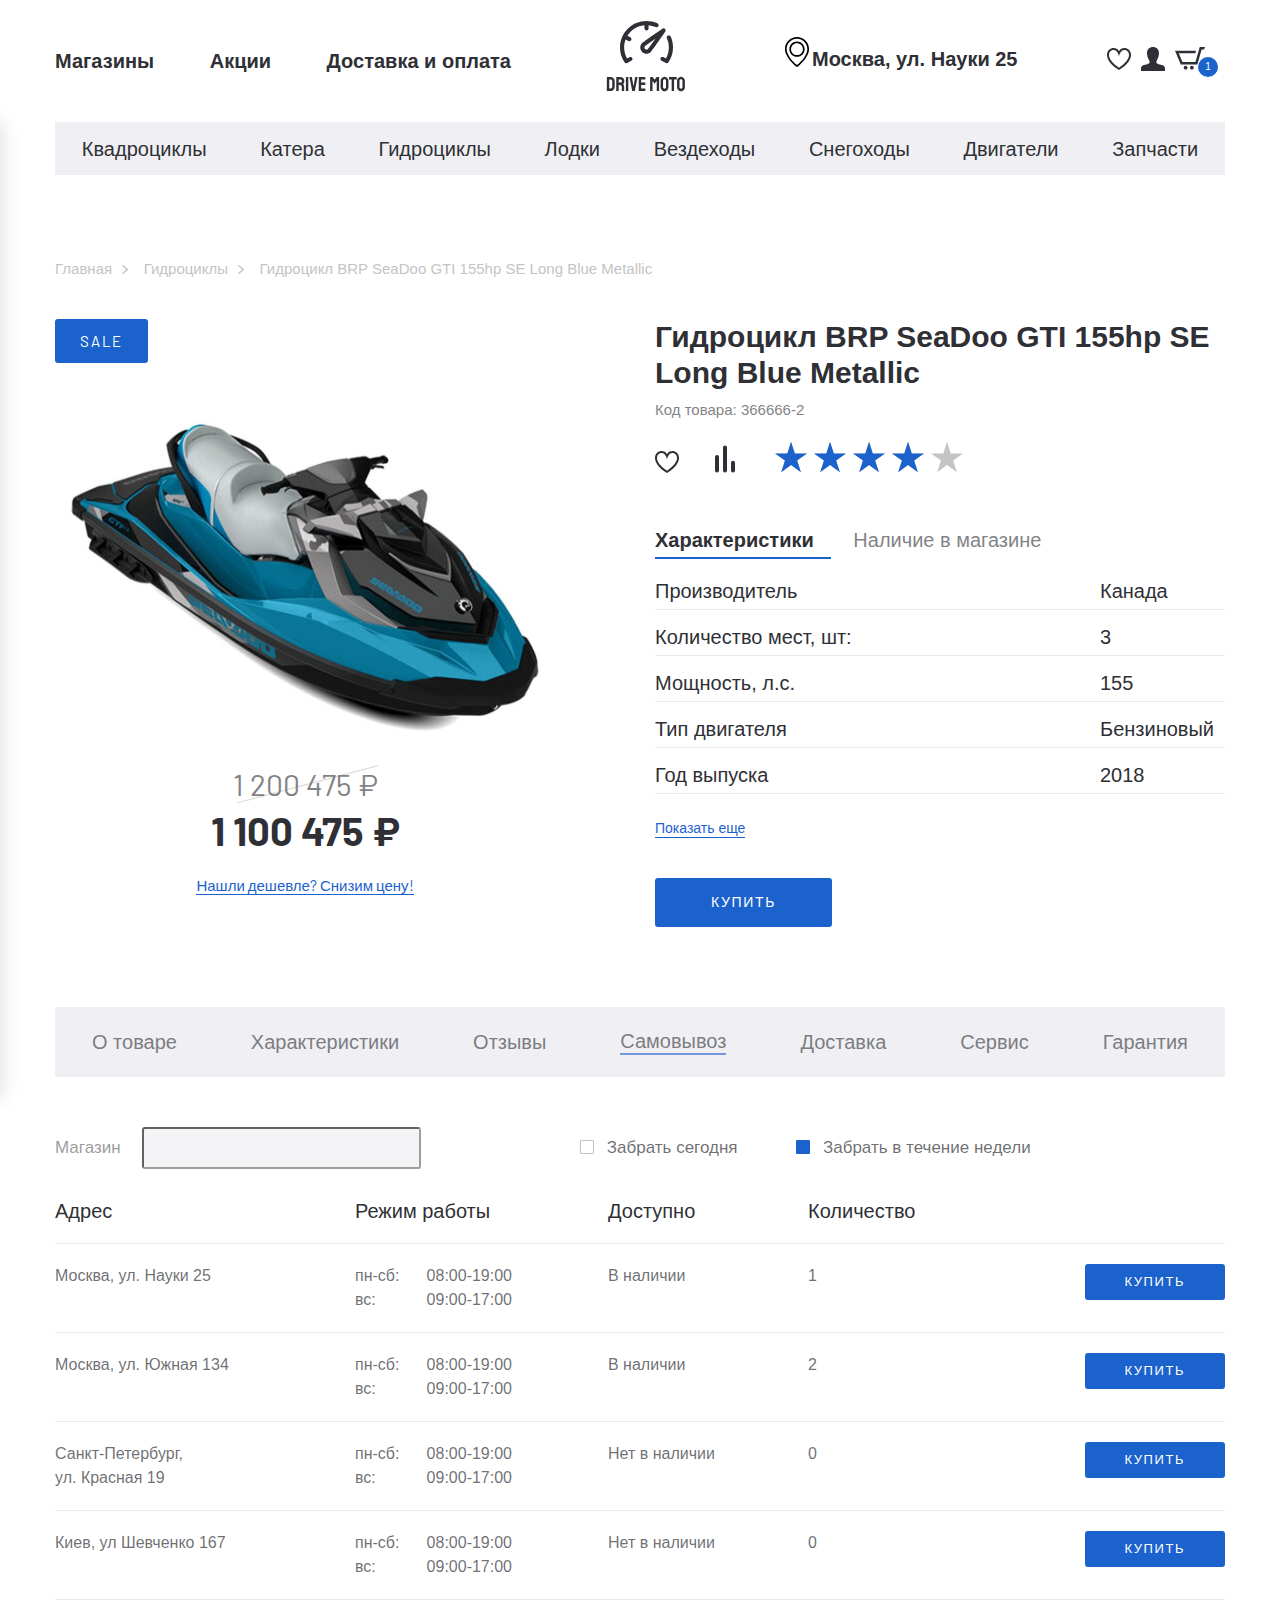
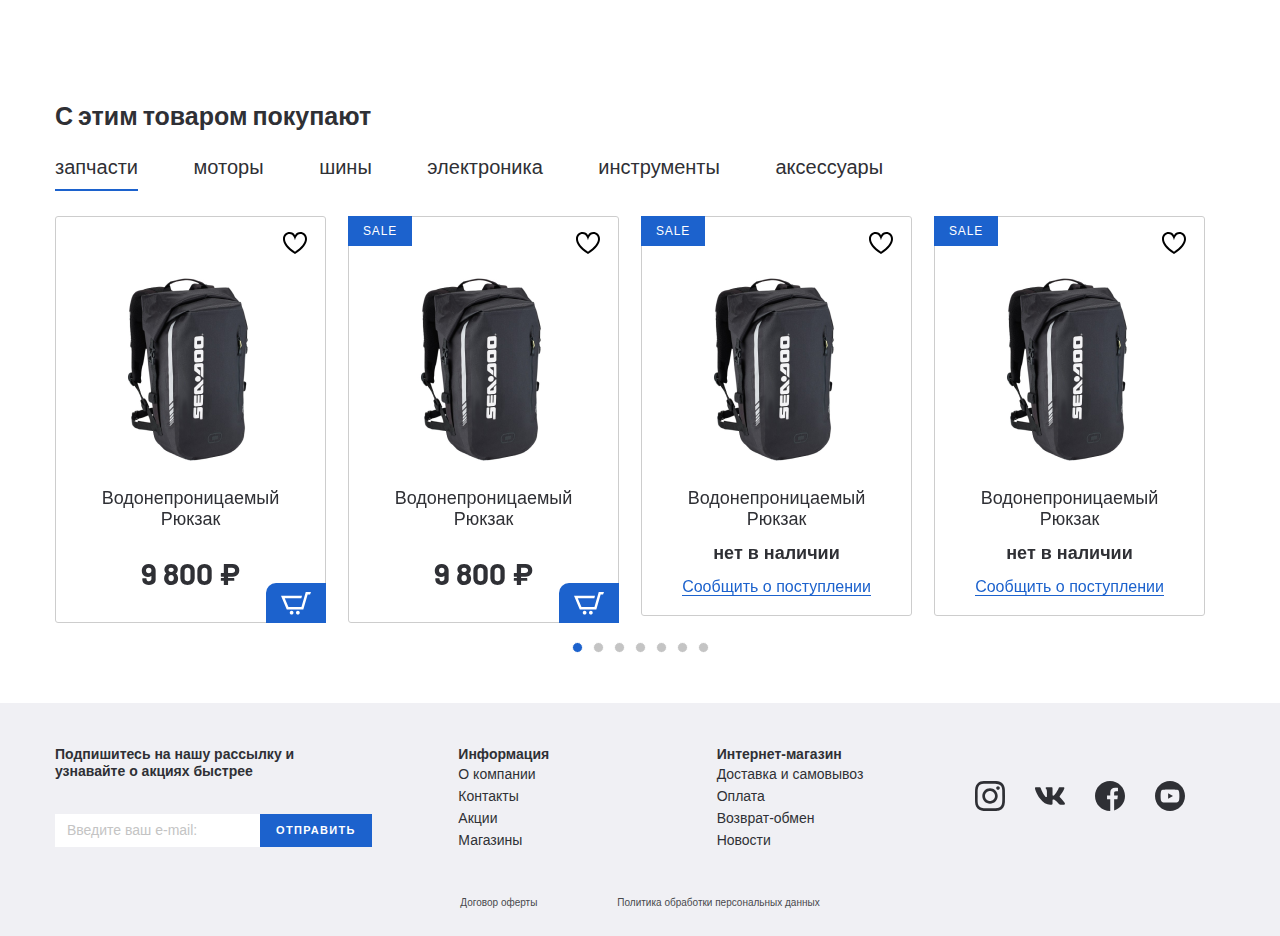
<file: product.html>
<!DOCTYPE html>
<html lang="ru">

<head>
  <meta charset="UTF-8" />
  <meta name="viewport" content="width=device-width, initial-scale=1.0" />
  <meta http-equiv="X-UA-Compatible" content="ie=edge" />
  <title>Document</title>
  <link href="https://fonts.googleapis.com/css2?family=Barlow:wght@400;700&display=swap" rel="stylesheet">
  <link rel="stylesheet" href="css/normalize.css" />
  <link rel="stylesheet" href="css/slick.css" />
  <link rel="stylesheet" href="css/fonts.css" />
  <link rel="stylesheet" href="css/jquery.formstyler.css" />
  <link rel="stylesheet" href="css/jquery.formstyler.theme.css" />
  <link rel="stylesheet" href="css/jquery.rateyo.min.css" />
  <link rel="stylesheet" href="css/ion.rangeSlider.min.css" />
  <link rel="stylesheet" href="css/style.css" />
  <link rel="stylesheet" href="css/media.css" />
</head>

<body>
  <header class="header">
    <div class="header__top">
      <div class="container">
        <div class="header__top-inner">
          <nav class="menu">
            <button class="menu__btn">
              <div class="menu__btn-line"></div>
              <div class="menu__btn-line"></div>
              <div class="menu__btn-line"></div>
            </button>
            <ul class="menu__list">
              <li class="menu__item">
                <a href="#" class="menu__link">Магазины</a>
              </li>
              <li class="menu__item">
                <a href="#" class="menu__link">Акции</a>
              </li>
              <li class="menu__item">
                <a href="#" class="menu__link">Доставка и оплата</a>
              </li>
            </ul>
          </nav>
          <a class="logo" href="index.html">
            <img class="logo__img" src="images/logo.svg" alt="logo" />
          </a>
          <div class="header__box">
            <p class="header__adress">Москва, ул. Науки 25</p>
            <ul class="user-list">
              <li class="user-list__item">
                <a class="user-list__link" href="#">
                  <img src="images/heart.svg" alt="" />
                </a>
              </li>
              <li class="user-list__item">
                <a class="user-list__link" href="#">
                  <img src="images/user.svg" alt="" />
                </a>
              </li>
              <li class="user-list__item">
                <a class="user-list__link basket" href="#">
                  <img src="images/backet.svg" alt="" />
                  <p class="basket__num">1</p>
                </a>
              </li>
            </ul>
          </div>
        </div>
      </div>
    </div>
    <ul class="menu-mobile__list">
      <li class="menu-mobile__item">
        <a class="menu-mobile__link" href="#">
          <img class="menu-mobile__img" src="images/user.svg" alt="">
          <p>Войти</p>
        </a>
      </li>
      <li class="menu-mobile__item">
        <a class="menu-mobile__link" href="#">
          <img class="menu-mobile__img" src="images/user.svg" alt="">
          <p>Регистрация</p>
        </a>
      </li>
      <li class="menu-mobile__item">
        <a class="menu-mobile__link" href="#">
          <img class="menu-mobile__img" src="images/heart.svg" alt="">
          <p>Избранное</p>
        </a>
      </li>
      <li class="menu-mobile__item">
        <a class="menu-mobile__link" href="#">
          <img class="menu-mobile__img" src="images/backet.svg" alt="">
          <p>Корзина</p>
        </a>
      </li>
      <li class="menu-mobile__item">
        <a class="menu-mobile__link" href="#">
          <img class="menu-mobile__img" src="images/house.svg" alt="">
          <p>Магазины</p>
        </a>
      </li>
      <li class="menu-mobile__item">
        <a class="menu-mobile__link" href="#">
          <img class="menu-mobile__img" src="images/procent.svg" alt="">
          <p>Акции</p>
        </a>
      </li>
      <li class="menu-mobile__item">
        <a class="menu-mobile__link" href="#">
          <img class="menu-mobile__img" src="images/box.svg" alt="">
          <p>Доставка и оплата</p>
        </a>
      </li>
      <li class="menu-mobile__item">
        <a class="menu-mobile__link" href="#">
          <p>Квадроциклы</p>
        </a>
      </li>
      <li class="menu-mobile__item">
        <a class="menu-mobile__link" href="#">
          <p>Войти</p>
        </a>
      </li>
      <li class="menu-mobile__item">
        <a class="menu-mobile__link" href="#">
          <p>Катера</p>
        </a>
      </li>
      <li class="menu-mobile__item">
        <a class="menu-mobile__link" href="#">
          <p>Гидроциклы</p>
        </a>
      </li>
      <li class="menu-mobile__item">
        <a class="menu-mobile__link" href="#">
          <p>Лодки</p>
        </a>
      </li>
      <li class="menu-mobile__item">
        <a class="menu-mobile__link" href="#">
          <p>Вездеходы</p>
        </a>
      </li>
      <li class="menu-mobile__item">
        <a class="menu-mobile__link" href="#">
          <p>Снегоходы</p>
        </a>
      </li>
      <li class="menu-mobile__item">
        <a class="menu-mobile__link" href="#">
          <p>Двигатели</p>
        </a>
      </li>
      <li class="menu-mobile__item">
        <a class="menu-mobile__link" href="#">
          <p>Запчасти</p>
        </a>
      </li>
    </ul>
    <div class="menu__mobile-linewrapper">
      <ul class="menu__mobile-line">
        <li class="menu__item">
          <a href="#" class="menu__link">Магазины</a>
        </li>
        <li class="menu__item">
          <a href="#" class="menu__link">Акции</a>
        </li>
        <li class="menu__item">
          <a href="#" class="menu__link">Доставка и оплата</a>
        </li>
      </ul>
    </div>
    <div class="header__bottom">
      <div class="container">
        <ul class="menu__categories">
          <li class="menu__categories-item">
            <a href="#" class="menu__categories-link"> Квадроциклы </a>
          </li>
          <li class="menu__categories-item">
            <a href="#" class="menu__categories-link"> Катера </a>
          </li>
          <li class="menu__categories-item">
            <a href="#" class="menu__categories-link"> Гидроциклы </a>
          </li>
          <li class="menu__categories-item">
            <a href="#" class="menu__categories-link"> Лодки </a>
          </li>
          <li class="menu__categories-item">
            <a href="#" class="menu__categories-link"> Вездеходы </a>
          </li>
          <li class="menu__categories-item">
            <a href="#" class="menu__categories-link"> Снегоходы </a>
          </li>
          <li class="menu__categories-item">
            <a href="#" class="menu__categories-link"> Двигатели </a>
          </li>
          <li class="menu__categories-item">
            <a href="#" class="menu__categories-link"> Запчасти </a>
          </li>
        </ul>
      </div>
    </div>
  </header>
  <div class="breadcrums">
    <div class="container">
      <div class="breadcrums__inner">
        <ul class="breadcrums__list mobile-overflow">
          <li class="breadcrums__list-item">
            <a href="#">Главная</a>
          </li>
          <li class="breadcrums__list-item">
            <a href="#">Гидроциклы</a>
          </li>
          <li class="breadcrums__list-item">
            <a href="#">Гидроцикл BRP SeaDoo GTI 155hp SE Long Blue Metallic</a>
          </li>
        </ul>
      </div>
    </div>
  </div>

  <section class="product-card">
    <div class="container">
      <div class="product-card__inner">
        <div class="product-card__img-box product-item--sale">
          <img class="product-card__img" src="images/content/gidrotsikl-large.png" alt="">
          <p class="product-card__price-old">
            1 200 475 ₽
          </p>
          <p class="product-card__price-new">
            1 100 475 ₽
          </p>
          <a class="product-card__link" href="#">
            Нашли дешевле? Снизим цену!
          </a>
          <div class="product-card__btn product-card__btn-mobile">
            <button>купить</button>
          </div>
        </div>
        <div class="product-card__content">
          <h1 class="product-card__title">
            Гидроцикл BRP SeaDoo GTI 155hp SE Long Blue Metallic
          </h1>
          <p class="product-card__code">
            Код товара: 366666-2
          </p>
          <div class="product-card__buttons">
            <a class="product-card__icon-favorite" href="#">
              <img src="images/heart.svg" alt="">
            </a>
            <a class="product-card__icon-comparsion" href="#">
              <img src="images/comparsion.svg" alt="">
            </a>
            <a class="rate" href="#">
              <div class="rateYo" data-rateyo-rating='4'></div>
            </a>
          </div>
          <div class="tabs__wrapper product-card__tabs">
            <div class="tabs">
              <a class="tab product-card__tab tab--active" href="#product-1">Характеристики</a>
              <a class="tab product-card__tab" href="#product-2">Наличие в магазине</a>
            </div>
            <div class="tabs__container">
              <div id="product-1" class="tabs__content product-card__tab-content tabs__content--active">
                <ul class="product-card__list">
                  <li class="product-card__item">
                    <div class="product-card__item-left">Производитель</div>
                    <div class="product-card__item-right">Канада</div>
                  </li>
                  <li class="product-card__item">
                    <div class="product-card__item-left">Количество мест, шт: </div>
                    <div class="product-card__item-right">3</div>
                  </li>
                  <li class="product-card__item">
                    <div class="product-card__item-left">Мощность, л.с.</div>
                    <div class="product-card__item-right">155</div>
                  </li>
                  <li class="product-card__item">
                    <div class="product-card__item-left">Тип двигателя</div>
                    <div class="product-card__item-right">Бензиновый</div>
                  </li>
                  <li class="product-card__item">
                    <div class="product-card__item-left">Год выпуска</div>
                    <div class="product-card__item-right">2018</div>
                  </li>
                </ul>
                <a class="product-card__more" href="#">Показать еще</a>
                <div class="product-card__btn">
                  <button>купить</button>
                </div>
              </div>
              <div id="product-2" class="tabs__content product-card__tab-content">
                content 2
              </div>
            </div>
          </div>
        </div>
      </div>
    </div>
  </section>
  <section class="card__tabs">
    <div class="container">
      <div class="tabs__wrapper">
        <div class="tabs card__tab-box mobile-overflow">
          <a class="tab card__tab" href="#product-card__tabs-1">О товаре</a>
          <a class="tab card__tab" href="#product-card__tabs-2">Характеристики</a>
          <a class="tab card__tab" href="#product-card__tabs-3">Отзывы</a>
          <a class="tab card__tab tab--active" href="#product-card__tabs-4">Самовывоз</a>
          <a class="tab card__tab" href="#product-card__tabs-5">Доставка</a>
          <a class="tab card__tab" href="#product-card__tabs-6">Cервис</a>
          <a class="tab card__tab" href="#product-card__tabs-7">Гарантия</a>
        </div>
      </div>
      <div class="tabs__container">
        <div id="product-card__tabs-1" class="card__tab-content tabs__content">content</div>
        <div id="product-card__tabs-2" class="card__tab-content tabs__content">content</div>
        <div id="product-card__tabs-3" class="card__tab-content tabs__content">content</div>
        <div id="product-card__tabs-4" class="card__tab-content tabs__content tabs__content--active">
          <form>
            <div class="card__top-line">
              <label class="card__label-search">
                Магазин
                <input class="card__input-search" type="text">
              </label>
              <label class="card__label-pickup">
                <input class="filter-style" type="radio" name="pickup">
                Забрать сегодня
              </label>
              <label class="card__label-pickup">
                <input class="filter-style" type="radio" name="pickup" checked>
                Забрать в течение недели
              </label>
            </div>
            <ul class="card__tabs-list">
              <li class="card__list-item card__list-itemtitle">
                <div class="card__list-address">Адрес</div>
                <div class="card__list-workhouse">Режим работы</div>
                <div class="card__list-avialable">Доступно</div>
                <div class="card__list-num">Количество</div>
                <div class="card__list-btn"></div>
              </li>
              <li class="card__list-item">
                <div class="card__list-address">Москва, ул. Науки 25</div>
                <div class="card__list-workhouse">
                  <div class="workhouse"><span>пн-сб:</span><span>08:00-19:00</span></div>
                  <div class="workhouse"><span>вс:</span><span>09:00-17:00</span></div>
                </div>
                <div class="card__list-avialable">В наличии</div>
                <div class="card__list-num">1</div>
                <div class="card__list-btn">
                  <button type="submit">купить</button>
                </div>
              </li>
              <li class="card__list-item">
                <div class="card__list-address">Москва, ул. Южная 134</div>
                <div class="card__list-workhouse">
                  <div class="workhouse"><span>пн-сб:</span><span>08:00-19:00</span></div>
                  <div class="workhouse"><span>вс:</span><span>09:00-17:00</span></div>
                </div>
                <div class="card__list-avialable">В наличии</div>
                <div class="card__list-num">2</div>
                <div class="card__list-btn">
                  <button type="submit">купить</button>
                </div>
              </li>
              <li class="card__list-item">
                <div class="card__list-address">Санкт-Петербург, <br>
                  ул. Красная 19</div>
                <div class="card__list-workhouse">
                  <div class="workhouse"><span>пн-сб:</span><span>08:00-19:00</span></div>
                  <div class="workhouse"><span>вс:</span><span>09:00-17:00</span></div>
                </div>
                <div class="card__list-avialable">Нет в наличии</div>
                <div class="card__list-num">0</div>
                <div class="card__list-btn">
                  <button type="submit">купить</button>
                </div>
              </li>
              <li class="card__list-item">
                <div class="card__list-address">Киев, ул Шевченко 167</div>
                <div class="card__list-workhouse">
                  <div class="workhouse"><span>пн-сб:</span><span>08:00-19:00</span></div>
                  <div class="workhouse"><span>вс:</span><span>09:00-17:00</span></div>
                </div>
                <div class="card__list-avialable">Нет в наличии</div>
                <div class="card__list-num">0</div>
                <div class="card__list-btn">
                  <button type="submit">купить</button>
                </div>
              </li>
            </ul>
          </form>
        </div>
        <div id="product-card__tabs-5" class="card__tab-content tabs__content">content</div>
        <div id="product-card__tabs-6" class="card__tab-content tabs__content">content</div>
        <div id="product-card__tabs-7" class="card__tab-content tabs__content">content</div>
      </div>
    </div>
  </section>
  <section class="products">
    <div class="container">
      <div class="products__inner">
        <h3 class="products__title">
          С этим товаром покупают
        </h3>
        <div class="tabs__wrapper">
          <div class="tabs products__tabs mobile-overflow">
            <a class="tab products__tab tab--active" href="#popular-tab-1">запчасти</a>
            <a class="tab products__tab" href="#popular-tab-2">моторы</a>
            <a class="tab products__tab" href="#popular-tab-3">шины</a>
            <a class="tab products__tab" href="#popular-tab-4">электроника</a>
            <a class="tab products__tab" href="#popular-tab-5">инструменты</a>
            <a class="tab products__tab" href="#popular-tab-6">аксессуары </a>
          </div>
        </div>
        <div class="tabs__container products__container">
          <div id="popular-tab-1" class="tabs__content products__content tabs__content--active">
            <div class="products-slider">
              <div class="product-slider__item">
                <div class="product-item__wrapper">
                  <button class="product-item__favorite"></button>
                  <button class="product-item__basket">
                    <img src="images/basket-white.svg" alt="">
                  </button>
                  <a class="product-item__notify-link" href="#"><span>Сообщить о поступлении</span></a>
                  <a class="product-item" href="#">
                    <p class="product-item__hover-text">посмотреть товар</p>
                    <img class="product-item__img" src="images/content/product-1.png" alt="">
                    <h4 class="product-item__title">
                      Водонепроницаемый
                      Рюкзак
                    </h4>
                    <p class="price product-item__price">
                      9 800 ₽
                    </p>
                    <p class="product-item__notify-text">
                      нет в наличии
                    </p>
                  </a>
                </div>
              </div>
              <div class="product-slider__item">
                <div class="product-item__wrapper">
                  <button class="product-item__favorite"></button>
                  <button class="product-item__basket">
                    <img src="images/basket-white.svg" alt="">
                  </button>
                  <a class="product-item__notify-link" href="#"><span>Сообщить о поступлении</span></a>
                  <a class="product-item product-item--sale" href="#">
                    <p class="product-item__hover-text">посмотреть товар</p>
                    <img class="product-item__img" src="images/content/product-1.png" alt="">
                    <h4 class="product-item__title">
                      Водонепроницаемый
                      Рюкзак
                    </h4>
                    <p class="price product-item__price">
                      9 800 ₽
                    </p>
                    <p class="product-item__notify-text">
                      нет в наличии
                    </p>
                  </a>
                </div>
              </div>
              <div class="product-slider__item">
                <div class="product-item__wrapper product-item__not-available">
                  <button class="product-item__favorite"></button>
                  <button class="product-item__basket">
                    <img src="images/basket-white.svg" alt="">
                  </button>
                  <a class="product-item__notify-link" href="#"><span>Сообщить о поступлении</span></a>
                  <a class="product-item product-item--sale" href="#">
                    <p class="product-item__hover-text">посмотреть товар</p>
                    <img class="product-item__img" src="images/content/product-1.png" alt="">
                    <h4 class="product-item__title">
                      Водонепроницаемый
                      Рюкзак
                    </h4>
                    <p class="price product-item__price">
                      9 800 ₽
                    </p>
                    <p class="product-item__notify-text">
                      нет в наличии
                    </p>
                  </a>
                </div>
              </div>
              <div class="product-slider__item">
                <div class="product-item__wrapper product-item__not-available">
                  <button class="product-item__favorite"></button>
                  <button class="product-item__basket">
                    <img src="images/basket-white.svg" alt="">
                  </button>
                  <a class="product-item__notify-link" href="#"><span>Сообщить о поступлении</span></a>
                  <a class="product-item product-item--sale" href="#">
                    <p class="product-item__hover-text">посмотреть товар</p>
                    <img class="product-item__img" src="images/content/product-1.png" alt="">
                    <h4 class="product-item__title">
                      Водонепроницаемый
                      Рюкзак
                    </h4>
                    <p class="price product-item__price">
                      9 800 ₽
                    </p>
                    <p class="product-item__notify-text">
                      нет в наличии
                    </p>
                  </a>
                </div>
              </div>
              <div class="product-slider__item">
                <div class="product-item__wrapper product-item__not-available">
                  <button class="product-item__favorite"></button>
                  <button class="product-item__basket">
                    <img src="images/basket-white.svg" alt="">
                  </button>
                  <a class="product-item__notify-link" href="#"><span>Сообщить о поступлении</span></a>
                  <a class="product-item product-item--sale" href="#">
                    <p class="product-item__hover-text">посмотреть товар</p>
                    <img class="product-item__img" src="images/content/product-1.png" alt="">
                    <h4 class="product-item__title">
                      Водонепроницаемый
                      Рюкзак
                    </h4>
                    <p class="price product-item__price">
                      9 800 ₽
                    </p>
                    <p class="product-item__notify-text">
                      нет в наличии
                    </p>
                  </a>
                </div>
              </div>
              <div class="product-slider__item">
                <div class="product-item__wrapper product-item__not-available">
                  <button class="product-item__favorite"></button>
                  <button class="product-item__basket">
                    <img src="images/basket-white.svg" alt="">
                  </button>
                  <a class="product-item__notify-link" href="#"><span>Сообщить о поступлении</span></a>
                  <a class="product-item product-item--sale" href="#">
                    <p class="product-item__hover-text">посмотреть товар</p>
                    <img class="product-item__img" src="images/content/product-1.png" alt="">
                    <h4 class="product-item__title">
                      Водонепроницаемый
                      Рюкзак
                    </h4>
                    <p class="price product-item__price">
                      9 800 ₽
                    </p>
                    <p class="product-item__notify-text">
                      нет в наличии
                    </p>
                  </a>
                </div>
              </div>
              <div class="product-slider__item">
                <div class="product-item__wrapper product-item__not-available">
                  <button class="product-item__favorite"></button>
                  <button class="product-item__basket">
                    <img src="images/basket-white.svg" alt="">
                  </button>
                  <a class="product-item__notify-link" href="#"><span>Сообщить о поступлении</span></a>
                  <a class="product-item product-item--sale" href="#">
                    <p class="product-item__hover-text">посмотреть товар</p>
                    <img class="product-item__img" src="images/content/product-1.png" alt="">
                    <h4 class="product-item__title">
                      Водонепроницаемый
                      Рюкзак
                    </h4>
                    <p class="price product-item__price">
                      9 800 ₽
                    </p>
                    <p class="product-item__notify-text">
                      нет в наличии
                    </p>
                  </a>
                </div>
              </div>
            </div>
          </div>
          <div id="popular-tab-2" class="tabs__content products__content ">
            <div class="products-slider">
              <div class="product-slider__item">
                <div class="product-item__wrapper">
                  <button class="product-item__favorite"></button>
                  <button class="product-item__basket">
                    <img src="images/basket-white.svg" alt="">
                  </button>
                  <a class="product-item__notify-link" href="#"><span>Сообщить о поступлении</span></a>
                  <a class="product-item" href="#">
                    <p class="product-item__hover-text">посмотреть товар</p>
                    <img class="product-item__img" src="images/content/product-1.png" alt="">
                    <h4 class="product-item__title">
                      Водонепроницаемый
                      Рюкзак
                    </h4>
                    <p class="price product-item__price">
                      9 800 ₽
                    </p>
                    <p class="product-item__notify-text">
                      нет в наличии
                    </p>
                  </a>
                </div>
              </div>
              <div class="product-slider__item">
                <div class="product-item__wrapper">
                  <button class="product-item__favorite"></button>
                  <button class="product-item__basket">
                    <img src="images/basket-white.svg" alt="">
                  </button>
                  <a class="product-item__notify-link" href="#"><span>Сообщить о поступлении</span></a>
                  <a class="product-item product-item--sale" href="#">
                    <p class="product-item__hover-text">посмотреть товар</p>
                    <img class="product-item__img" src="images/content/product-1.png" alt="">
                    <h4 class="product-item__title">
                      Водонепроницаемый
                      Рюкзак
                    </h4>
                    <p class="price product-item__price">
                      9 800 ₽
                    </p>
                    <p class="product-item__notify-text">
                      нет в наличии
                    </p>
                  </a>
                </div>
              </div>
              <div class="product-slider__item">
                <div class="product-item__wrapper product-item__not-available">
                  <button class="product-item__favorite"></button>
                  <button class="product-item__basket">
                    <img src="images/basket-white.svg" alt="">
                  </button>
                  <a class="product-item__notify-link" href="#"><span>Сообщить о поступлении</span></a>
                  <a class="product-item product-item--sale" href="#">
                    <p class="product-item__hover-text">посмотреть товар</p>
                    <img class="product-item__img" src="images/content/product-1.png" alt="">
                    <h4 class="product-item__title">
                      Водонепроницаемый
                      Рюкзак
                    </h4>
                    <p class="price product-item__price">
                      9 800 ₽
                    </p>
                    <p class="product-item__notify-text">
                      нет в наличии
                    </p>
                  </a>
                </div>
              </div>
              <div class="product-slider__item">
                <div class="product-item__wrapper product-item__not-available">
                  <button class="product-item__favorite"></button>
                  <button class="product-item__basket">
                    <img src="images/basket-white.svg" alt="">
                  </button>
                  <a class="product-item__notify-link" href="#"><span>Сообщить о поступлении</span></a>
                  <a class="product-item product-item--sale" href="#">
                    <p class="product-item__hover-text">посмотреть товар</p>
                    <img class="product-item__img" src="images/content/product-1.png" alt="">
                    <h4 class="product-item__title">
                      Водонепроницаемый
                      Рюкзак
                    </h4>
                    <p class="price product-item__price">
                      9 800 ₽
                    </p>
                    <p class="product-item__notify-text">
                      нет в наличии
                    </p>
                  </a>
                </div>
              </div>
              <div class="product-slider__item">
                <div class="product-item__wrapper product-item__not-available">
                  <button class="product-item__favorite"></button>
                  <button class="product-item__basket">
                    <img src="images/basket-white.svg" alt="">
                  </button>
                  <a class="product-item__notify-link" href="#"><span>Сообщить о поступлении</span></a>
                  <a class="product-item product-item--sale" href="#">
                    <p class="product-item__hover-text">посмотреть товар</p>
                    <img class="product-item__img" src="images/content/product-1.png" alt="">
                    <h4 class="product-item__title">
                      Водонепроницаемый
                      Рюкзак
                    </h4>
                    <p class="price product-item__price">
                      9 800 ₽
                    </p>
                    <p class="product-item__notify-text">
                      нет в наличии
                    </p>
                  </a>
                </div>
              </div>
              <div class="product-slider__item">
                <div class="product-item__wrapper product-item__not-available">
                  <button class="product-item__favorite"></button>
                  <button class="product-item__basket">
                    <img src="images/basket-white.svg" alt="">
                  </button>
                  <a class="product-item__notify-link" href="#"><span>Сообщить о поступлении</span></a>
                  <a class="product-item product-item--sale" href="#">
                    <p class="product-item__hover-text">посмотреть товар</p>
                    <img class="product-item__img" src="images/content/product-1.png" alt="">
                    <h4 class="product-item__title">
                      Водонепроницаемый
                      Рюкзак
                    </h4>
                    <p class="price product-item__price">
                      9 800 ₽
                    </p>
                    <p class="product-item__notify-text">
                      нет в наличии
                    </p>
                  </a>
                </div>
              </div>
              <div class="product-slider__item">
                <div class="product-item__wrapper product-item__not-available">
                  <button class="product-item__favorite"></button>
                  <button class="product-item__basket">
                    <img src="images/basket-white.svg" alt="">
                  </button>
                  <a class="product-item__notify-link" href="#"><span>Сообщить о поступлении</span></a>
                  <a class="product-item product-item--sale" href="#">
                    <p class="product-item__hover-text">посмотреть товар</p>
                    <img class="product-item__img" src="images/content/product-1.png" alt="">
                    <h4 class="product-item__title">
                      Водонепроницаемый
                      Рюкзак
                    </h4>
                    <p class="price product-item__price">
                      9 800 ₽
                    </p>
                    <p class="product-item__notify-text">
                      нет в наличии
                    </p>
                  </a>
                </div>
              </div>
            </div>
          </div>
          <div id="popular-tab-3" class="tabs__content products__content ">slider-3</div>
          <div id="popular-tab-4" class="tabs__content products__content ">slider-4</div>
          <div id="popular-tab-5" class="tabs__content products__content ">slider-5</div>
          <div id="popular-tab-6" class="tabs__content products__content ">slider-6</div>
        </div>
      </div>
    </div>
  </section>
  <footer class="footer">
    <div class="container">
      <div class="footer__top">
        <div class="footer__top-inner">
          <div class="footer__top-item footer__top-newslatter">
            <h6 class="footer__top-title">Подпишитесь на нашу рассылку
              и узнавайте о акциях быстрее</h6>
            <form class="footer__form">
              <input class="footer__form-input" type="text" placeholder="Введите ваш e-mail:">
              <button class="footer__form-btn" type="submit">Отправить</button>
            </form>
          </div>
          <div class="footer__top-item footer__top-itemdrop">
            <h6 class="footer__top-title footer__topdrop">Информация</h6>
            <ul class="footer__list">
              <li class="footer-list__item"><a href="#">О компании</a></li>
              <li class="footer-list__item"><a href="#">Контакты</a></li>
              <li class="footer-list__item"><a href="#">Акции</a></li>
              <li class="footer-list__item"><a href="#">Магазины</a></li>
            </ul>
          </div>
          <div class="footer__top-item">
            <h6 class="footer__top-title footer__topdrop">Интернет-магазин</h6>
            <ul class="footer__list">
              <li class="footer-list__item"><a href="#">Доставка и самовывоз</a></li>
              <li class="footer-list__item"><a href="#">Оплата</a></li>
              <li class="footer-list__item"><a href="#">Возврат-обмен</a></li>
              <li class="footer-list__item"><a href="#">Новости</a></li>
            </ul>
          </div>
          <div class="footer__top-item footer__top-social">
            <ul class="social-list">
              <li class="social-list__item">
                <a href="#">
                  <img src="images/instagram.svg" alt="">
                </a>
              </li>
              <li class="social-list__item">
                <a href="#">
                  <img src="images/vkontakte.svg" alt="">
                </a>
              </li>
              <li class="social-list__item">
                <a href="#">
                  <img src="images/facebook.svg" alt="">
                </a>
              </li>
              <li class="social-list__item">
                <a href="#">
                  <img src="images/youtube.svg" alt="">
                </a>
              </li>
            </ul>
          </div>
        </div>
      </div>
      <div class="footer__bottom">
        <a class="footer__bottom-link" href="#">Договор оферты</a>
        <a class="footer__bottom-link" href="#">Политика обработки персональных данных</a>
      </div>
    </div>
  </footer>





  <script src="https://ajax.googleapis.com/ajax/libs/jquery/3.4.1/jquery.min.js"></script>
  <script src="js/slick.min.js"></script>
  <script src="js/ion.rangeSlider.min.js"></script>
  <script src="js/jquery.formstyler.min.js"></script>
  <script src="js/jquery.rateyo.min.js"></script>
  <script src="js/main.js"></script>
</body>

</html>
<!-- <div class="tabs__wrapper">
  <div class="tabs">
    <a class="tab tab--active" href="#"></a>
  </div>
  <div class="tabs__container">
  <div class="tabs__content tabs__content--active"></div>
</div>
</div> -->
</file>
<file: css/fonts.css>
@font-face{
  font-family: 'SFProDisplay-Regular', sans-serif;
  src: url('../fonts/SFProDisplay-Regular.woff2') format('woff2'),
       url('../fonts/SFProDisplay-Regular.woff') format('woff');
  font-weight: 400;
  font-style: normal;
  font-display: swap;
}
@font-face{
  font-family: 'SFProDisplay-Medium', sans-serif;
  src: url('../fonts/SFProDisplay-Medium.woff2') format('woff2'),
       url('../fonts/SFProDisplay-Medium.woff') format('woff');
  font-weight: 500;
  font-style: normal;
  font-display: swap;
}
@font-face{
  font-family: 'SFProDisplay-Semibold', sans-serif;
  src: url('../fonts/SFProDisplay-Semibold.woff2') format('woff2'),
       url('../fonts/SFProDisplay-Semibold.woff') format('woff');
  font-weight: 600;
  font-style: normal;
  font-display: swap;
}
@font-face{
  font-family: 'SFProDisplay-Bold', sans-serif;
  src: url('../fonts/SFProDisplay-Bold.woff2') format('woff2'),
       url('../fonts/SFProDisplay-Bold.woff') format('woff');
  font-weight: 700;
  font-style: normal;
  font-display: swap;
}
</file>
<file: css/style.css>
html{
  box-sizing: border-box;
}
*, *::after, *::before{
  box-sizing: inherit;
}
a{
  text-decoration: none;
  color: inherit;
  display: inline-block;
}
ul,
li{
  margin: 0;
  padding: 0;
  list-style: none;
}
h1, h2, h3, h4, h5, h6{
 margin: 0;
}
p{
  margin: 0;
}
body{
  color: #2F3035;
  font-family: 'SFProDisplay-Regular',sans-serif;
  font-size: 20px;
  line-height: 24px;
  font-weight: 400;
  overflow-x: hidden;
  min-width: 320px;
}
.container{
  max-width: 1200px;
  padding: 0 15px;
  margin: 0 auto;
}
.page-section{
  margin-bottom: 80px;
}
.header__top-inner{
  display: flex;
  justify-content: space-between;
  align-items: center;
  min-height: 122px;
  font-family: 'SFProDisplay-Bold', sans-serif;
  font-weight: 700;
}
.menu__item{
  display: inline-block;
}
.menu__btn{
  display: none;
}
.menu__item + .menu__item{
  padding-left: 50px;
}
.header__box{
  display: flex;
}
.header__adress{
  margin-right: 60px;
  width: 265px;
  padding-left: 30px;
  position: relative;
}
.header__adress::before{
  content: '';
  position: absolute;
  background-image: url('../images/header-icon.svg');
  width: 30px;
  height: 30px;
  left: 0;
  top: -10px;
}
.menu-mobile__list{
  width: 243px;
  box-shadow: 0px 0px 20px rgba(0, 0, 0, 0.15);
  transform: translateX(-100%);
  transition: all .3s;
  position: absolute;
  z-index: 10;
  background-color: #fff;
}
.menu-mobile__list--active{
  transform: translateX(0%);
}
.menu__mobile-linewrapper{
  display: none;
}
.menu-mobile__item{
  position: relative;
  border-bottom: 1px solid rgba(0, 0, 0, 0.1);;
}
.menu-mobile__link{
  display: block;
  padding-left: 53px;
  padding-top: 36px;
}
.menu-mobile__img{
  position: absolute;
  left: 11px;
  bottom: 0;
}
.user-list{
  margin-right: 10px;
  display: flex;
  align-items: center;
}
.user-list__item{
  padding-right: 10px;
}
.basket{
  position: relative;
}
.basket__num{
  position: absolute;
  font-family: 'SFProDisplay-Medium', sans-serif;
  font-weight: 500;
  color: #fff;
  font-size: 10px;
  line-height: 20px;
  width: 20px;
  height: 20px;
  background-color: #1C62CD;
  border-radius: 50%;
  text-align: center;
  bottom: -2px;
  right: -13px;
}
.header__bottom{
  margin-bottom: 80px;
}
.menu__categories{
  background-color: #F0F0F4;
  display: flex;
  align-items: center;
  justify-content: space-around;
  min-height: 53px;
}
.menu__categories-link{
  transition: all .3s;
  font-weight: 400;
  padding: 15px 0 14px;
  position: relative;
}
.menu__categories-link::before{
  content: '';
  position: absolute;
  width: 0;
  left: auto;
  right: 0;
  background-color: #1C62CD;
  height: 3px;
  bottom: -2px;
  transition: all .3s;
  
}
.menu__categories-link:hover{
  color: #000;
}
.menu__categories-link:hover::before{
  width: 100%;
  right: auto;
  left: 0;
}
.banner-section__inner{
    display: flex;
    justify-content: space-between;
}
.banner-section__slider{
  max-width: 870px;
}
.banner-section__slider-btn,
.products-slider__slider-btn {
  position: absolute;
  top: 50%;
  transform: translateY(-50%);
  background-color: transparent;
  border: none;
  padding: 0;
  z-index: 5;
  cursor: pointer;
}
.banner-section__slider-btnprev{
  left: 20px;
}
.banner-section__slider-btnnext{
  right: 20px;
}
.slick-dots{
  position: absolute;
  bottom: 40px;
  left: 0;
  right: 0;
  text-align: center;
}
.slick-dots li{
  display: inline-block;
  padding: 0 5px;
}
.slick-dots button{
  padding: 0;
  font-size: 0;
  margin: 0;
  width: 11px;
  height: 11px;
  border: 1px solid #fff;
  border-radius: 50%;
  background-color: transparent;
  cursor: pointer;
}
.slick-dots .slick-active button{
  background-color: #fff;
}
.slick-active li button{
  background-color: #fff;
}
.sale-item{
  max-width: 265px;
  max-height: 400px;
  text-align: center;
  border: 1px solid #CDCDCD;
  border-radius: 3px; 
  /* display: flex;
  flex-direction: column;
  justify-content: space-between; */
}
.sale-item__top{
  display: flex;
  justify-content: space-between;
  align-items: flex-start;
}
.sale-item__info{
  color: #fff;
  background-color: #1C62CD;
  padding: 8px 20px;
  text-transform: uppercase;
  font-size: 12px;
  line-height: 15px;
  letter-spacing: 0.1em;
}
.sale-item__price{
  text-align: right;
}
.price{
  font-family: 'Barlow', sans-serif;
  position: relative;
}
.sale-item__price-new{
  font-weight: 700;
  font-size: 27px;
  line-height: 32px;
  color: #1C62CD;
  margin-right: 6px;
  padding-right: 20px;
}
.sale-item__price-new::after{
  content: '';
  position: absolute;
  background-image: url('../images/icons-price.svg');
  right: 0;
  top: 8px;
  width: 15px;
  height: 18px;
}
.sale-item__price-old{
  font-weight: 400;
  font-size: 14px;
  line-height: 17px;
  color: #C4C4C4;
  margin-right: 15px;
  background-image: url('../images/old-line.svg');
  padding: 2px 5px;
  background-repeat: no-repeat;
  display: inline-block;
}
.sale-item__price-old::after{
  content: '';
  position: absolute;
  background-image: url('../images/icons-price-old.svg');
  right: -10px;
  top: 5px;
  width: 8px;
  height: 10px;
}
.sale-item__footer{
  background-color:  #F0F0F4;
  padding: 34px 20px;
  font-size: 18px;
  line-height: 21px;
}
.sale-item__footer span{
  color: #1C62CD;
  display: block;
  font-weight: 700;
  font-family: 'Barlow', sans-serif;
}
.sale-item__title{
  font-size: 18px;
  line-height: 21px;
  color: #2F3035;
  font-family: 'SFProDisplay-Bold', sans-serif;
  font-weight: 700;
  margin-bottom: 7px;
}
.sale-item__img{
  object-fit: contain;
}
.banner-section__slider-img{
  object-fit: cover;
  min-height: 400px;
}
.search__tabs{
  margin-bottom: 25px;
}
.search__tabs-item{
  padding: 11px 26px 12px;
}
.search__tabs-item.tab--active{
  border-radius: 5px;
  background-color: #F0F0F4;
  font-weight: 700;
  font-family: 'SFProDisplay-Bold', sans-serif;
}

.search__content-item{
  display: none;
}
.search__content-item.tabs__content--active{
  display: block;
}
.search__content-form{
  display: flex;
}
.search__content-input{
  background: #F0F0F4;
  border-radius: 3px;
  padding: 5px 20px;
  border: none;
  line-height: 19px;
  font-size: 16px;
  width: 100%;
}
.search__content-input::placeholder{
  color: #656464;
}
.search__content-btn{
  font-weight: bold;
  font-size: 14px;
  line-height: 17px;
  letter-spacing: 0.12em;
  text-transform: uppercase;
  color: #FFFFFF;
  font-family: 'SFProDisplay-Bold', sans-serif;
  background: #1C62CD;
  border-radius: 3px;
  padding: 17px 41px;
  border: none;
  margin-left: -3px;
  cursor: pointer;
}
.categories__inner{
  display: flex;
  justify-content: space-between;
  flex-wrap: wrap;
}
.categories__item{
  margin-bottom: 30px;
  border: 1px solid #CDCDCD;
  border-radius: 3px;
  width: 370px;
  display: flex;
  padding: 20px 20px 16px;
  justify-content: space-between;
  transition: all .3s;
}

.categories__item-info{
  width: 50%;
  display: flex;
  flex-direction: column;
  justify-content: space-between;
}
.categories__item-img{
  text-align: center;
  width: 50%;
}
.categories__item-img img{
  max-width: 100%;
}
.categories__item-title{
  font-weight: bold;
  font-size: 23px;
  line-height: 28px;
  font-family: 'Barlow', sans-serif;
  transition: all .3s;
}
.categories__item:hover {
  box-shadow: 3px 3px 20px rgba(50, 50, 50, 0.25);
}
.categories__item:hover .categories__item-title{
  color: #1C62CD;
}
.categories__item-text{
  font-size: 14px;
  line-height: 17px;
  color: #C4C4C4;
}
.categories__item-text::after{
  content: url('../images/link-arrow.svg');
  padding-left: 3px;

}
.product-item__wrapper{
  position: relative;
  width: 271px;
  transition: all .3s;
}
.product-item__wrapper.product-item__wrapper--list{
  width: 100%;
}
.product-item{
  border: 1px solid #CDCDCD;
  border-radius: 3px;
  text-align: center;
  padding: 52px 20px 31px;
  transition: all .3s;
  min-height: 400px;
  width: 100%;
}
.product-item__title{
  font-weight: normal;
  padding: 14px 0 25px;
  font-size: 18px;
  line-height: 21px;
}
.product-item__favorite{
  position: absolute;
  top: 16px;
  right: 19px;
  width: 24px;
  height: 22px;
  background-color: transparent;
  border: none;
  outline: none;
  z-index: 5;
}
.product-item__favorite::before{
  content: '';
  position: absolute;
  width: 24px;
  height: 22px;
  top: 0;
  left: 0;
  background-image: url('../images/favorite.svg');
}
.product-item__favorite--active::before{
  background-image: url('../images/favorite-active.svg');
}
.product-item__price{
  font-weight: bold;
  font-size: 30px;
  line-height: 36px;
}
.product-item__basket{
  position: absolute;
  width: 60px;
  height: 40px;
  background-color: #1C62CD;
  border-radius: 10px 0px 0px 0px;
  border: none;
  bottom: 0;
  right: 0;
  padding-top: 7px;
  cursor: pointer;
  outline: none;
  z-index: 10;
}
.product-item__hover-text{
  padding: 18px 21px;
  background-color: rgba(255,255,255,.9);
  box-shadow: 0px 0px 15px rgba(0, 0, 0, 0.2);
  border-radius: 3px;
  display: inline-block;
  position: absolute;
  top: 30%;
  opacity: 0;
  transition: all .3s;
}
.product-item:hover .product-item__hover-text{
  opacity: 1;
  color:#2F3035;
}

.product-item:hover{
  box-shadow: 3px 3px 20px rgba(50, 50, 50, 0.25);
  color: #1C62CD;
}
.product-item:hover .product-item__notify-text{
  color: #2F3035;
}
.product-item--sale::before{
  content: 'SALE';
  padding: 8px 15px;
  background-color: #1C62CD;
  position: absolute;
  left: 0;
  top: 0;
  text-transform: uppercase;
  color: #fff;
  font-size: 12px;
  line-height: 14px;
  letter-spacing: 0.07em;
}
.product-item__wrapper.product-item__not-available .product-item__price{
  display: none;
}
.product-item__notify-text{
  display: none;
  font-weight: 700;
  font-size: 18px;
  line-height: 21px;
  color: #2F3035;
}
.product-item__wrapper.product-item__not-available .product-item__notify-text{
  display: block;
}
.product-item__wrapper.product-item__not-available .product-item__basket{
  display: none;
}
.product-item__notify-link{
  display: none;
}
.product-item__wrapper.product-item__not-available .product-item__title{
  padding-bottom: 13px;
}
.product-item__wrapper.product-item__not-available .product-item__notify-link{
  display: block;
  position: absolute;
  bottom: 20px;
  left: 0;
  right: 0;
  color: #1C62CD;
  text-align: center;
  font-size: 16px;
  line-height: 19px;
}
.product-item__wrapper.product-item__not-available .product-item__notify-link span{
  border-bottom: 1px solid #1C62CD;
}
.products__title{
  font-weight: bold;
  font-size: 25px;
  line-height: 30px;
  font-family: 'Barlow', sans-serif;
  margin-bottom: 25px;
}
.products__tab + .products__tab{
  margin-left: 50px;
}
.products__tabs{
  margin-bottom: 25px;
}
.products__tab{
  padding-bottom: 10px;
}
.products__tab.tab--active{
  border-bottom: 2px solid #1C62CD;
}
.tabs__content{
  display: none;
}
.tabs__content.tabs__content--active{
  display: block;
}
.products-slider__slider-btnprev{
  left: -40px;
}
.products-slider__slider-btnnext{
  right: -40px;
}
.slick-slide img{
  display: inline;
}
.products{
  margin-bottom: 80px;
}
.product__more{
  text-align: center;
  margin: 35px 0 0;
}
.product__more-link{
  font-size: 15px;
  line-height: 18px;
  letter-spacing: 0.12em;
  text-transform: uppercase;
  padding: 16px 43px;
  background: #F0F0F4;
}
.banner{
  margin-bottom: 80px;
}
.footer{
  background: #F0F0F4;
}
.footer__bottom{
  display: flex;
  justify-content: center;
  padding: 46px 0 27px;
}
.footer__bottom-link{
  font-size: 10px;
  line-height: 12px;
  color: #48494D;
  margin: 0 40px;
}
.footer__top{
  padding-top: 43px;
}
.footer__top-inner{
  display: flex;
  justify-content: space-between;
}
.footer__top-newslatter.footer__top-item{
  width: 295px;
  margin-right: 50px;
}
.footer__top-title{
  font-weight: bold;
  font-size: 14px;
  line-height: 17px;
}
.footer__form{
  margin-top: 34px;
  display: flex;
  justify-content: space-between;
}
.footer__form-input{
  background-color: #fff;
  border: none;
  font-size: 14px;
  line-height: 17px;
  padding: 0 12px;
}
.footer__form-input::placeholder{
  color: #C4C4C4;
}
.footer__form-btn{
  text-transform: uppercase;
  padding: 10px 16px;
  border: none;
  background-color: #1C62CD;
  color: #fff;
  font-weight: 600;
  font-size: 11px;
  line-height: 13px;
  letter-spacing: 0.12em;
  font-family: 'SFProDisplay-Semibold', sans-serif;
}
.footer__top-item{
  width: 200px;
}
.footer__list{
  font-size: 14px;
  line-height: 22px;
}
.footer__top-social.footer__top-item{
  width: 250px;
}
.social-list{
  display: flex;
  align-items: center;
  height: 100%;
}
.social-list__item + .social-list__item{
  margin-left: 30px;
}
.breadcrums{
  margin-bottom: 40px;
}
.breadcrums__list-item{
  display: inline-block;
  padding-right: 16px;
  margin-right: 10px;
  position: relative;
  font-size: 15px;
  line-height: 18px;
  color: #C4C4C4;
}
.breadcrums__list-item::after{
  content: '';
  position: absolute;
  right: 0;
  background-image: url('../images/link-arrow.svg');
  width: 6px;
  height: 9px;
  bottom: 4px;
}
.breadcrums__list-item:last-child::after{
  display: none;
}
.catalog{
  margin-bottom: 100px;
}
.catalog__title{
  font-weight: bold;
  font-size: 30px;
  line-height: 36px;
  font-family: 'SFProDisplay-Bold', sans-serif;
  margin-bottom: 26px;
}
.catalogs__filter{
  display: flex;
  justify-content: space-between;
  margin-bottom: 50px;
}
.catalog__filter-items button{
  font-size: 14px;
  line-height: 17px;
  color: #2F3035;
  opacity: 0.7;
  background: #F0F0F4;
  border-radius: 3px;
  border: none;
  padding: 5px 22px;
  cursor: pointer;
}
.catalog__filter-items button + button{
  margin-left: 8px;
  cursor: pointer;
}
.catalog__filter-btn{
  display: flex;
  align-items: center;
}
.catalog__filter-btn button{
  background-color: transparent;
  border: none;
  cursor: pointer;
  margin: 0;
  padding: 0;
}
.catalog__filter-btn button + button{
  margin-left: 10px;
}
button.catalog__filter-btngrid{
  width: 23px;
  height: 21px;
}
button.catalog__filter-btnline{
  width: 25px;
  height: 19px;
}
.catalog__filter-button{
  opacity: 0.3;
  outline: none;
}
.catalog__filter-button--active{
  opacity: 1;
}
.select-item{
  border: 1px solid #D7D9DF;
  font-size: 14px;
  line-height: 17px;
  margin-right: 34px;
  padding: 7px 10px 7px 20px;
}
.catalog__inner{
  display: flex;
}
.aside__btn{
  display: none;
}
.catalog__inner-aside {
  min-width: 290px;
  margin-right: 10px;
}
.catalog__inner-list{
  display: flex;
  justify-content: space-between;
  flex-wrap: wrap;
}
.catalog__inner-list .product-item__wrapper{
  margin-bottom: 30px;
}
.product-item__img{
  max-width: 100%;
}
.pagination{
  width: 100%;
  margin-top: 70px;
}
.pagination-list{
  display: flex;
  justify-content: center;
}
.pagination-list__item{
  padding: 6px 12px;
  border: 2px solid transparent;
  margin: 0 4px;
  font-size: 18px;
  line-height: 22px;
  color: #C4C4C4;
}
.pagination-list__item.active{
  border: 2px solid #1C62CD;
  color: #1C62CD;
}
.pagination-list__item a{
  display: block;
}
.aside-filter__tabs{
  display: flex;
  justify-content: space-between;
}
.aside-filter__tab{
  font-weight:400;
  font-size: 16px;
  line-height: 19px;
  letter-spacing: 0.09em;
  text-transform: uppercase;
  color: #C4C4C4;
  width: 50%; 
}
.aside-filter__tab.tab--active{
  color: #2F3035;
  font-weight: bold;
  font-family: 'SFProDisplay-Bold', sans-serif;
}
.aside-filter__tab.tab--active span{
  display: inline-block;
  border-bottom: 2px solid #1C62CD;
  padding-bottom: 7px;
}
.aside-filter__item-drop{
  margin: 40px 0;
}
.aside-filter__item-title{
  font-family: 'SFProDisplay-Semibold', sans-serif;
  font-weight: 600;
  font-size: 16px;
  line-height: 19px;
  padding-left: 26px;
}
.filter__item-drop{
  position: relative;
  cursor: pointer;
}
.filter__item-drop::before{
  content: '';
  position: absolute;
  background-image: url(../images/arrow-down.svg);
  left: 0;
  bottom: 5px;
  width: 12px;
  height: 8px;
  transform: rotate(0deg);
}
.filter__item-drop--active::before{
  transform: rotate(180deg);
}
.aside-filter__content{
  display: flex;
  flex-wrap: wrap;
  margin-top: 10px;
}
.aside-filter__content-box{
  width: 50%;
  margin-bottom: 10px;
}
.aside-filter__content-label{
  font-weight: normal;
  font-size: 14px;
  line-height: 17px;
  cursor: pointer;
}
.jq-checkbox, .jq-radio{
  background: #fff;
  width: 14px;
  height: 14px;
  border: 1px solid #c4c4c4;
  border-radius: 1px;
  box-shadow: none;
  vertical-align: -1px;
  margin: 0 8px 0 0;
}
.jq-checkbox.checked, .jq-radio.checked{
  background: #1C62CD;
  border: none;
}
.jq-checkbox.checked .jq-checkbox__div{
  width: 8px;
  height: 6px;
  margin: 4px 0 0 3px;
  border-bottom: none;
  border-left: none;
  transform: rotate(0);
  background-image: url('../images/checked-icon.svg');
}
.jq-radio.checked .jq-radio__div {
  width: 0;
  height: 0;
  margin: 0;
  border-radius: 0;
  background: transparent;
  box-shadow: none;
}
.aside-filter__content.aside-filter__content-radio{
  flex-wrap: nowrap;
}
.irs--flat{
  width: 100%;
  margin-top: -15px;
}

.irs--flat .irs-from, .irs--flat .irs-to, .irs--flat .irs-single {
  display: none;
}
.irs--flat .irs-min, .irs--flat .irs-max {
  font-family: 'Barlow', sans-serif;
  top: 55px;
  padding: 0;
  font-weight: normal;
  font-size: 14px;
  line-height: 17px;
  text-decoration-line: underline;
  color: #2F3035;
  text-shadow: none;
  background-color: transparent;
  border-radius: 0;
  visibility: visible !important;
  padding-left: 27px;
}
.irs-min::before,
.irs-max::before{
  position: absolute;
  font-size: 14px;
  line-height: 17px;
  color: #C4C4C4;
  text-decoration: none;
  left: 0;
}
.irs-min::before{
  content: 'от';
}
.irs-max::before{
  content: 'до';
}
.irs--flat .irs-line {
  top: 25px;
  height: 1px;
  background-color: #E0E0E0;
  border-radius: 0;
}
.irs--flat .irs-bar {
  top: 25px;
  height: 3px;
  background: #1C62CD;
}
.irs--flat .irs-handle {
  top: 22px;
  width: 8px;
  height: 8px;
  background-color: #1C62CD;
  border-radius: 50%;
}
.irs--flat .irs-handle>i:first-child,.irs--flat .irs-handle.state_hover>i:first-child, .irs--flat .irs-handle:hover>i:first-child {
  background-color: transparent;
}
.aside-filter__item-list{
  margin: 46px 0 40px;
}
.filter__item-list{
  padding-top: 34px;
  display: flex;
  justify-content: space-between;
  border-bottom: 2px solid #C4C4C4;
}
.filter__item-listtitle{
  font-family: 'SFProDisplay-Semibold', sans-serif;
  font-weight: 600;
  font-size: 16px;
  line-height: 19px;
  padding-bottom: 14px;
  padding-left: 26px;
}
.filter__item-listselect{
  font-family: 'Barlow', sans-serif;
  font-weight: normal;
  font-size: 14px;
  line-height: 17px;
  color: #48494D;
}
.jq-selectbox__select {
  font-family: 'Barlow', sans-serif;
  font-weight: normal;
  font-size: 14px;
  line-height: 17px;
  color: #48494D;
  height: 20px;
  padding: 0 25px 0 10px;
  border: none;
  border-radius: 0;
  background: transparent;
  box-shadow: none;
  text-shadow: none;
}
.jq-selectbox__trigger-arrow {
  position: absolute;
  top: 14px;
  right: 12px;
  width: 0;
  height: 0;
  border: none;
}
.jq-selectbox__trigger {
  border-left: none;
  background-image: url(../images/arrow-down.svg);
  bottom: 5px;
  width: 12px;
  height: 8px;
  top: 6px;
  right: 9px;
}
.jq-selectbox__select:hover,
.jq-selectbox__select:active {
  background: transparent;
  box-shadow: none;
}
.jq-selectbox.focused .jq-selectbox__select{
  border: none;
}
.jq-selectbox li:hover {
  background: rgba(107, 126, 172, 0.05);
  color: rgba(0, 0, 0, 0.6);
}
.jq-selectbox li.selected {
  background: rgba(107, 126, 172, 0.05);
  color: rgba(0, 0, 0, 0.6); 
}
.jq-selectbox li{
  color: rgba(0, 0, 0, 0.6); 
}
.jq-selectbox__dropdown {
  border-radius: 0;
  padding-top: 15px;
}
.filter-more{
  width: 100%;
}
.filter-more__btn{
  font-size: 14px;
  line-height: 17px;
  color: #1C62CD;
  border: none;
  border-bottom: 1px solid #1C62CD;
  background-color: transparent;
  padding: 0;
}
.filter-search{
  width: 100%;
  border: 1px solid #E0E0E0;
  height: 30px;
  padding: 0 20px;
  font-size: 12px;
  line-height: 14px;
  margin-top: 10px;
  margin-bottom: 20px;
}
.filter-search::placeholder{
  color: #BDBEC2;
}
.btn-checked .aside-filter__content{
  flex-wrap: nowrap;
  justify-content: space-between;
}
.btn-checked .aside-filter__content-box{
  width: auto;
}
.btn-checked .aside-filter__content-label{
  position: relative;
  height: 25px;
  width: 63px;
  font-weight: bold;
  font-size: 12px;
  line-height: 14px;
  letter-spacing: 0.07em;
  color: #C4C4C4;
}
.btn-checked .jq-checkbox{
  height: 25px;
  width: 63px;
  background: #F0F0F4;
  border: none;
}
.btn-checked .jq-checkbox.checked{
  background: #1C62CD;
  color: #fff;
}
.btn-checked .jq-checkbox.checked ~ .btn-checked__text{
  color: #fff;
}
.btn-checked .jq-checkbox.checked .jq-checkbox__div{
  display: none;
}
.btn-checked__text{
  position: absolute;
  top: -7px;
  left: 50%;
  transform: translateX(-57%);
  z-index: 5;
}
.filter-btn__send{
  background: #F0F0F4;
  padding: 16px 85px;
  font-size: 15px;
  line-height: 18px;
  text-align: center;
  letter-spacing: 0.12em;
  text-transform: uppercase;
  color: #BDBEC2;
  border: none;
  cursor: pointer;
  margin-bottom: 15px;
}
.filter-btn__send--active{
  background-color: #1C62CD;
  color: #fff;
}
.aside-filter__item-btn{
  text-align: center;
}
.filter__extra{
  font-size: 13px;
  line-height: 16px;
  position: relative;
  padding-right: 29px;
  display: inline-block;
  margin-bottom: 15px;
}
.filter__extra::after{
  content: '';
  position: absolute;
  right: 0;
  background-image: url(../images/arrow-down.svg);
  width: 12px;
  height: 8px;
  top: 4px;
}
.filter__extra-content{
  display: none;
}
.filter__extra.filter__item-drop--active::after{
  transform: rotate(180deg);
}
.filter-btn__reset{
  background-color: transparent;
  padding: 0;
  border: none;
  font-size: 13px;
  line-height: 16px;
  display: inline-block;
  border-bottom: 1px solid #C4C4C4;
  color: #C4C4C4;
  outline: none;
}
.product-card{
  margin-bottom: 80px;
}
.product-card__inner{
  display: flex;
  justify-content: space-between;
}
.product-card__img-box{
  width: 500px;
  padding-top: 64px;
  text-align: center;
  font-family: 'Barlow', sans-serif;
  position: relative;
}
.product-card__img-box::before{
  font-size: 15px;
  line-height: 18px;
  letter-spacing: 0.12em;
  padding: 13px 25px;
  border-radius: 3px;
}
.product-card__price-old{
  display: inline-block;
  font-weight: 400;
  font-size: 30px;
  line-height: 44px;
  opacity: 0.6;
  background-image: url(../images/old-line.svg);
  background-repeat: no-repeat;
  background-size: cover;
}
.product-card__price-new{
  font-weight: bold;
  font-size: 40px;
  line-height: 48px;
  margin-bottom: 17px;
}
.product-card__link{
  font-size: 15px;
  line-height: 18px;
  color: #1C62CD;
  border-bottom: 1px solid #1C62CD;
}
.product-card__content{
  width: 570px;
}
.product-card__title{
  font-family: 'SFProDisplay-Bold', sans-serif;
  font-weight: bold;
  font-size: 30px;
  line-height: 36px;
  margin-bottom: 10px;
}
.product-card__code{
  font-size: 15px;
  line-height: 18px;
  opacity: 0.6;
  margin-bottom: 22px;
}
.product-card__buttons{
  margin-bottom: 50px;
}
.product-card__tab{
  font-size: 20px;
  line-height: 24px;
  color: #2F3035;
  opacity: 0.6;
  padding-bottom: 5px;
  padding-right: 17px;
  margin-bottom: 5px;
}
.product-card__tab + .product-card__tab{
  padding-left: 17px;
}
.product-card__tab.tab--active{
  opacity: 1;
  border-bottom: 2px solid #1C62CD;
  font-weight: bold;
  font-family: 'SFProDisplay-Bold', sans-serif;
}
.product-card__item{
  padding: 15px 0 6px;
  border-bottom: 1px solid rgb(47 48 53 / 10%);
  display: flex;
  justify-content: space-between;
}
.product-card__item-left{
  padding-right: 15px;
}
.product-card__item-right{
  width: 125px;
}
.product-card__more{
  font-weight: normal;
  font-size: 14px;
  line-height: 17px;
  color: #1C62CD;
  border-bottom: 1px solid #1C62CD;
  margin-bottom: 40px;
}
.product-card__list{
  margin-bottom: 20px;
}
.product-card__btn button{
  font-size: 14px;
  line-height: 17px;
  letter-spacing: 0.12em;
  text-transform: uppercase;
  color: #FFFFFF;
  padding: 16px 56px;
  background: #1C62CD;
  border-radius: 3px;
  border: none;
  cursor: pointer;
}
.product-card__buttons a + a{
 margin-left: 30px;
}
.card__tabs{
  margin-bottom: 100px;
}
.card__tab-box{
  background: #F0F0F4;
  display: flex;
  justify-content: space-around;
  align-items: center;
  padding: 22px 0;
  margin-bottom: 50px;
}
.card__tab{
  font-size: 20px;
  line-height: 24px;
  color: #2F3035;
  opacity: 0.6;
}
.card__tab.tab--active{
  border-bottom: 2px solid #1C62CD;
}
.card__top-line{
  margin-bottom: 10px;
}
.card__label-search{
  font-size: 17px;
  line-height: 20px;
  color: rgb(47 48 53 / 70%);
  opacity: 0.7;
}
.card__input-search{
  background: #F0F0F4;
  border-radius: 3px;
  margin-left: 17px;
  padding: 9px 37px 9px 17px;
  bottom: none;
  margin-right: 100px;
}
.card__label-pickup{
  margin-left: 54px;
  font-size: 17px;
  line-height: 20px;
  color: rgb(47 48 53 / 70%);
}
.card__list-item{
  padding: 20px 0;
  border-bottom: 1px solid rgb(47 48 53 / 10%);
  display: flex;
  font-size: 16px;
  line-height: 24px;
  color: rgb(47 48 53 / 70%);
}
.card__list-itemtitle{
  color: rgb(47 48 53);
  font-size: 20px;
  line-height: 24px;
}
.card__list-address {
 width: 220px;
 margin-right: 80px;
}
.card__list-workhouse{
  width: 157px;
  margin-right: 96px;
}
.workhouse{
  display: flex;
  justify-content: space-between;
}
.card__list-avialable{
  width: 140px;
  margin-right: 60px;
}
.card__list-num{
  width: 104px;
}
.card__list-btn{
  margin-left: auto;
}
.card__list-btn button{
  font-size: 13px;
  line-height: 16px;
  letter-spacing: 0.12em;
  color: #FFFFFF;
  background: #1C62CD;
  border-radius: 3px;
  padding: 10px 40px;
  text-transform: uppercase;
  border: none;
}
.products-slider .slick-dots{
  bottom: -30px;
}
.products-slider .slick-dots button{
  background-color: #C4C4C4;
}
.products-slider .slick-dots .slick-active button{
  background-color: #1C62CD;
}
.product-card__btn-mobile{
  display: none;
}
.footer__topdrop{
  pointer-events: none;
}
</file>
<file: css/media.css>
@media(max-width: 1300px){
  .product__more{
    margin-top: 60px;
  }
}


@media(max-width: 1200px){
  .banner-section__slider-img{
    min-height: 399px;
    max-width: 600px; 
  }
  .banner-section__inner{
    justify-content: space-around;
  }
  .banner-section__slider{
    max-width: 600px;
  }
  .categories__inner{
    justify-content: space-around;
  }
  .banner__link img{
    width: 100%;
  }
  .catalog__inner-list{
    justify-content: space-around;
  }
}

@media(max-width: 1100px){
  .menu__item + .menu__item {
    padding-left: 20px;
}
  .header__adress {
  margin-right: 30px;
}
.card__input-search{
  margin-right: 0;
}
}
@media(max-width: 968px){
  .header__bottom{
    display: none;
  }
  .menu__list{
    display: none;
  }
  .menu__btn{
    display: block;
    background-color: transparent;
    cursor: pointer;
    border: none;
    padding: 0;
  }
  .menu__btn-line{
    background: #2F3035;
    border-radius: 3px;
    height: 3px;
    width: 34px;
    margin: 8px 0;
  }
  .menu__mobile-linewrapper{
    display: block;
    font-weight: bold;
    font-size: 20px;
    line-height: 24px;
    font-family: 'SFProDisplay-Bold', sans-serif;
    background-color: #F0F0F4;
    overflow-x: scroll;
  }
  .menu__mobile-line{
    width: 450px;
    padding: 14px 0 14px 15px;
  }
  .banner-section__inner{
    margin-top: 25px;
    flex-wrap: wrap;
    justify-content: center;
  }
  .banner-section__slider-item{
    text-align: center;
  }
  .banner-section__slider{
    max-width: 100%;
  }
  .banner-section__slider-img{
    max-width: 100%;
    margin-bottom: 25px; 
  }
  .mobile-overflow{
    width: 1000px;
  }
  .tabs__wrapper,
  .breadcrums__inner,
  .catalog__filter-itemsinner{
    overflow-x: scroll;
  }
  .footer__top-inner{
    flex-wrap: wrap;
    justify-content: space-around;
  }
  .footer__top-item{
    margin-bottom: 25px;
  }
  .tabs__wrapper.tabs__wrapper--no-scroll{
    overflow: hidden;
  }
  .catalog__filter-btn button{
    display: none;
  }
  .catalog__filter-btn{
    margin-top: 30px;
  }
  .catalogs__filter{
    display: block;
  }
  .product-card__inner{
    flex-wrap: wrap;
  }
  .product-card__tabs{
    display: none;
  }
  .product-card__content{
    order: -1;
  }
  .product-card__btn-mobile{
    display: block;
    margin-top: 40px;
  }
  .product-card__img-box{
    width: 100%;
  }
  .card__top-line label{
    display: block;
    width: 100%;
    margin-bottom: 25px;
    margin-left: 0;
  }
  .card__list-item{
    display: block;
  }
  .card__list-item div{
    margin-bottom: 15px;
  }
  .card__list-itemtitle{
    display: none;
  }
}

@media(max-width: 640px){
  .header__adress{
    display: none;
  }
  .banner-section__slider-img{
    min-height: 200px;
  }
  .banner-section .container{
    padding: 0;
  }
  .search__content-btn{
    font-size: 0;
    line-height: 0;
    padding: 17px;
    background-image: url('../images/search.svg');
    width: 24px;
    height: 24px;
    background-color: transparent;
    background-repeat: no-repeat;
    position: absolute;
    right: 8px;
    top: 13px;
  }
  .search__content-input{
    height: 50px;
    padding-right: 50px;
  }
  .search__content-form{
    position: relative;
  }
  .banner__link img{
    min-height: 90px;
    object-fit: contain;
  }
  .catalog__inner{
    flex-wrap: wrap;
  }
  .aside__btn{
    display: block;
    text-transform: uppercase;
    font-weight: 700;
    text-align: center;
    padding: 15px 0;
    color: white;
    width: 100%;
    background-color: #1C62CD;
    margin-bottom: 30px;
    cursor: pointer;
  }
  .aside-filter{
    display: none;
  }
  .product-card__title{
    font-size: 20px;
    line-height: 24px;
  }
  .product-card__buttons a + a{
    margin-left: 10px;
  }
  .product-card__img{
    width: 100%;
  }
}

@media(max-width: 540px){
  .footer__top-item{
    width: 100%;
  }
  .footer__bottom{
    flex-direction: column;
    align-items: start;
  }
  .footer__bottom-link{
    margin: 12px 0;
  }
  .footer__top-inner{
    justify-content: start;
  }
  .footer__top-social.footer__top-item{
    width: 100%;
    border-bottom: none;
  }
  .footer__top-item.footer__top-newslatter{
    margin-right: auto;
    margin-left: auto;
    width: 280px;
    text-align: center;
  }
  .social-list{
    justify-content: center;
  }
  .footer__list{
    display: none;
  }
  .footer__top-title.footer__topdrop{
    font-weight: 500;
    font-size: 14px;
    line-height: 18px;
    color: #7F7F7F;
    padding: 15px 0;
  }
  .footer__top-item{
    border-bottom: 2px solid #F9F9Fc;
  }
  .footer__top-itemdrop{
    margin-bottom: 0;
    border-top: 2px solid #F9F9Fc;
  }
  .footer__topdrop{
    position: relative;
  }
  .footer__topdrop::after{
    content: '';
    position: absolute;
    background-image: url(../images/arrow-down.svg);
    right: 0;
    top: 21px;
    width: 12px;
    height: 8px;
  }
  .footer__topdrop--active::after{
    transform: rotate(180deg);
  }
  .footer__topdrop{
    pointer-events: auto;
  } 
}
@media(max-width: 440px){
  .banner-section__slider-img{
    min-height: 164px;
  }
  .categories__item{
    padding: 20px 10px 16px;
  }
  .pagination-list__item{
    margin: 0;
  }
  .footer__form-btn {
    padding: 10px 11px;
  }
}
</file>
<file: css/ion.rangeSlider.min.css>
/*!Ion.RangeSlider, 2.3.1, © Denis Ineshin, 2010 - 2019, IonDen.com, Build date: 2019-12-19 16:51:02*/.irs{position:relative;display:block;-webkit-touch-callout:none;-webkit-user-select:none;-khtml-user-select:none;-moz-user-select:none;-ms-user-select:none;user-select:none;font-size:12px;font-family:Arial,sans-serif}.irs-line{position:relative;display:block;overflow:hidden;outline:none !important}.irs-bar{position:absolute;display:block;left:0;width:0}.irs-shadow{position:absolute;display:none;left:0;width:0}.irs-handle{position:absolute;display:block;box-sizing:border-box;cursor:default;z-index:1}.irs-handle.type_last{z-index:2}.irs-min,.irs-max{position:absolute;display:block;cursor:default}.irs-min{left:0}.irs-max{right:0}.irs-from,.irs-to,.irs-single{position:absolute;display:block;top:0;left:0;cursor:default;white-space:nowrap}.irs-grid{position:absolute;display:none;bottom:0;left:0;width:100%;height:20px}.irs-with-grid .irs-grid{display:block}.irs-grid-pol{position:absolute;top:0;left:0;width:1px;height:8px;background:#000}.irs-grid-pol.small{height:4px}.irs-grid-text{position:absolute;bottom:0;left:0;white-space:nowrap;text-align:center;font-size:9px;line-height:9px;padding:0 3px;color:#000}.irs-disable-mask{position:absolute;display:block;top:0;left:-1%;width:102%;height:100%;cursor:default;background:rgba(0,0,0,0);z-index:2}.lt-ie9 .irs-disable-mask{background:#000;filter:alpha(opacity=0);cursor:not-allowed}.irs-disabled{opacity:.4}.irs-hidden-input{position:absolute !important;display:block !important;top:0 !important;left:0 !important;width:0 !important;height:0 !important;font-size:0 !important;line-height:0 !important;padding:0 !important;margin:0 !important;overflow:hidden;outline:none !important;z-index:-9999 !important;background:none !important;border-style:solid !important;border-color:transparent !important}.irs--flat{height:40px}.irs--flat.irs-with-grid{height:60px}.irs--flat .irs-line{top:25px;height:12px;background-color:#e1e4e9;border-radius:4px}.irs--flat .irs-bar{top:25px;height:12px;background-color:#ed5565}.irs--flat .irs-bar--single{border-radius:4px 0 0 4px}.irs--flat .irs-shadow{height:1px;bottom:16px;background-color:#e1e4e9}.irs--flat .irs-handle{top:22px;width:16px;height:18px;background-color:transparent}.irs--flat .irs-handle>i:first-child{position:absolute;display:block;top:0;left:50%;width:2px;height:100%;margin-left:-1px;background-color:#da4453}.irs--flat .irs-handle.state_hover>i:first-child,.irs--flat .irs-handle:hover>i:first-child{background-color:#a43540}.irs--flat .irs-min,.irs--flat .irs-max{top:0;padding:1px 3px;color:#999;font-size:10px;line-height:1.333;text-shadow:none;background-color:#e1e4e9;border-radius:4px}.irs--flat .irs-from,.irs--flat .irs-to,.irs--flat .irs-single{color:white;font-size:10px;line-height:1.333;text-shadow:none;padding:1px 5px;background-color:#ed5565;border-radius:4px}.irs--flat .irs-from:before,.irs--flat .irs-to:before,.irs--flat .irs-single:before{position:absolute;display:block;content:"";bottom:-6px;left:50%;width:0;height:0;margin-left:-3px;overflow:hidden;border:3px solid transparent;border-top-color:#ed5565}.irs--flat .irs-grid-pol{background-color:#e1e4e9}.irs--flat .irs-grid-text{color:#999}.irs--big{height:55px}.irs--big.irs-with-grid{height:70px}.irs--big .irs-line{top:33px;height:12px;background-color:white;background:linear-gradient(to bottom, #ddd -50%, white 150%);border:1px solid #ccc;border-radius:12px}.irs--big .irs-bar{top:33px;height:12px;background-color:#92bce0;border:1px solid #428bca;background:linear-gradient(to bottom, #ffffff 0%, #428bca 30%, #b9d4ec 100%);box-shadow:inset 0 0 1px 1px rgba(255,255,255,0.5)}.irs--big .irs-bar--single{border-radius:12px 0 0 12px}.irs--big .irs-shadow{height:1px;bottom:16px;background-color:rgba(66,139,202,0.5)}.irs--big .irs-handle{top:25px;width:30px;height:30px;border:1px solid rgba(0,0,0,0.3);background-color:#cbcfd5;background:linear-gradient(to bottom, white 0%, #B4B9BE 30%, white 100%);box-shadow:1px 1px 2px rgba(0,0,0,0.2),inset 0 0 3px 1px white;border-radius:30px}.irs--big .irs-handle.state_hover,.irs--big .irs-handle:hover{border-color:rgba(0,0,0,0.45);background-color:#939ba7;background:linear-gradient(to bottom, white 0%, #919BA5 30%, white 100%)}.irs--big .irs-min,.irs--big .irs-max{top:0;padding:1px 5px;color:white;text-shadow:none;background-color:#9f9f9f;border-radius:3px}.irs--big .irs-from,.irs--big .irs-to,.irs--big .irs-single{color:white;text-shadow:none;padding:1px 5px;background-color:#428bca;background:linear-gradient(to bottom, #428bca 0%, #3071a9 100%);border-radius:3px}.irs--big .irs-grid-pol{background-color:#428bca}.irs--big .irs-grid-text{color:#428bca}.irs--modern{height:55px}.irs--modern.irs-with-grid{height:55px}.irs--modern .irs-line{top:25px;height:5px;background-color:#d1d6e0;background:linear-gradient(to bottom, #e0e4ea 0%, #d1d6e0 100%);border:1px solid #a3adc1;border-bottom-width:0;border-radius:5px}.irs--modern .irs-bar{top:25px;height:5px;background:#20b426;background:linear-gradient(to bottom, #20b426 0%, #18891d 100%)}.irs--modern .irs-bar--single{border-radius:5px 0 0 5px}.irs--modern .irs-shadow{height:1px;bottom:21px;background-color:rgba(209,214,224,0.5)}.irs--modern .irs-handle{top:37px;width:12px;height:13px;border:1px solid #a3adc1;border-top-width:0;box-shadow:1px 1px 1px rgba(0,0,0,0.1);border-radius:0 0 3px 3px}.irs--modern .irs-handle>i:nth-child(1){position:absolute;display:block;top:-4px;left:1px;width:6px;height:6px;border:1px solid #a3adc1;background:white;transform:rotate(45deg)}.irs--modern .irs-handle>i:nth-child(2){position:absolute;display:block;box-sizing:border-box;top:0;left:0;width:10px;height:12px;background:#e9e6e6;background:linear-gradient(to bottom, white 0%, #e9e6e6 100%);border-radius:0 0 3px 3px}.irs--modern .irs-handle>i:nth-child(3){position:absolute;display:block;box-sizing:border-box;top:3px;left:3px;width:4px;height:5px;border-left:1px solid #a3adc1;border-right:1px solid #a3adc1}.irs--modern .irs-handle.state_hover,.irs--modern .irs-handle:hover{border-color:#7685a2;background:#c3c7cd;background:linear-gradient(to bottom, #ffffff 0%, #919ba5 30%, #ffffff 100%)}.irs--modern .irs-handle.state_hover>i:nth-child(1),.irs--modern .irs-handle:hover>i:nth-child(1){border-color:#7685a2}.irs--modern .irs-handle.state_hover>i:nth-child(3),.irs--modern .irs-handle:hover>i:nth-child(3){border-color:#48536a}.irs--modern .irs-min,.irs--modern .irs-max{top:0;font-size:10px;line-height:1.333;text-shadow:none;padding:1px 5px;color:white;background-color:#d1d6e0;border-radius:5px}.irs--modern .irs-from,.irs--modern .irs-to,.irs--modern .irs-single{font-size:10px;line-height:1.333;text-shadow:none;padding:1px 5px;background-color:#20b426;color:white;border-radius:5px}.irs--modern .irs-from:before,.irs--modern .irs-to:before,.irs--modern .irs-single:before{position:absolute;display:block;content:"";bottom:-6px;left:50%;width:0;height:0;margin-left:-3px;overflow:hidden;border:3px solid transparent;border-top-color:#20b426}.irs--modern .irs-grid{height:25px}.irs--modern .irs-grid-pol{background-color:#dedede}.irs--modern .irs-grid-text{color:silver;font-size:13px}.irs--sharp{height:50px;font-size:12px;line-height:1}.irs--sharp.irs-with-grid{height:57px}.irs--sharp .irs-line{top:30px;height:2px;background-color:black;border-radius:2px}.irs--sharp .irs-bar{top:30px;height:2px;background-color:#ee22fa}.irs--sharp .irs-bar--single{border-radius:2px 0 0 2px}.irs--sharp .irs-shadow{height:1px;bottom:21px;background-color:rgba(0,0,0,0.5)}.irs--sharp .irs-handle{top:25px;width:10px;height:10px;background-color:#a804b2}.irs--sharp .irs-handle>i:first-child{position:absolute;display:block;top:100%;left:0;width:0;height:0;border:5px solid transparent;border-top-color:#a804b2}.irs--sharp .irs-handle.state_hover,.irs--sharp .irs-handle:hover{background-color:black}.irs--sharp .irs-handle.state_hover>i:first-child,.irs--sharp .irs-handle:hover>i:first-child{border-top-color:black}.irs--sharp .irs-min,.irs--sharp .irs-max{color:white;font-size:14px;line-height:1;top:0;padding:3px 4px;opacity:.4;background-color:#a804b2;border-radius:2px}.irs--sharp .irs-from,.irs--sharp .irs-to,.irs--sharp .irs-single{font-size:14px;line-height:1;text-shadow:none;padding:3px 4px;background-color:#a804b2;color:white;border-radius:2px}.irs--sharp .irs-from:before,.irs--sharp .irs-to:before,.irs--sharp .irs-single:before{position:absolute;display:block;content:"";bottom:-6px;left:50%;width:0;height:0;margin-left:-3px;overflow:hidden;border:3px solid transparent;border-top-color:#a804b2}.irs--sharp .irs-grid{height:25px}.irs--sharp .irs-grid-pol{background-color:#dedede}.irs--sharp .irs-grid-text{color:silver;font-size:13px}.irs--round{height:50px}.irs--round.irs-with-grid{height:65px}.irs--round .irs-line{top:36px;height:4px;background-color:#dee4ec;border-radius:4px}.irs--round .irs-bar{top:36px;height:4px;background-color:#006cfa}.irs--round .irs-bar--single{border-radius:4px 0 0 4px}.irs--round .irs-shadow{height:4px;bottom:21px;background-color:rgba(222,228,236,0.5)}.irs--round .irs-handle{top:26px;width:24px;height:24px;border:4px solid #006cfa;background-color:white;border-radius:24px;box-shadow:0 1px 3px rgba(0,0,255,0.3)}.irs--round .irs-handle.state_hover,.irs--round .irs-handle:hover{background-color:#f0f6ff}.irs--round .irs-min,.irs--round .irs-max{color:#333;font-size:14px;line-height:1;top:0;padding:3px 5px;background-color:rgba(0,0,0,0.1);border-radius:4px}.irs--round .irs-from,.irs--round .irs-to,.irs--round .irs-single{font-size:14px;line-height:1;text-shadow:none;padding:3px 5px;background-color:#006cfa;color:white;border-radius:4px}.irs--round .irs-from:before,.irs--round .irs-to:before,.irs--round .irs-single:before{position:absolute;display:block;content:"";bottom:-6px;left:50%;width:0;height:0;margin-left:-3px;overflow:hidden;border:3px solid transparent;border-top-color:#006cfa}.irs--round .irs-grid{height:25px}.irs--round .irs-grid-pol{background-color:#dedede}.irs--round .irs-grid-text{color:silver;font-size:13px}.irs--square{height:50px}.irs--square.irs-with-grid{height:60px}.irs--square .irs-line{top:31px;height:4px;background-color:#dedede}.irs--square .irs-bar{top:31px;height:4px;background-color:black}.irs--square .irs-shadow{height:2px;bottom:21px;background-color:#dedede}.irs--square .irs-handle{top:25px;width:16px;height:16px;border:3px solid black;background-color:white;-webkit-transform:rotate(45deg);-ms-transform:rotate(45deg);transform:rotate(45deg)}.irs--square .irs-handle.state_hover,.irs--square .irs-handle:hover{background-color:#f0f6ff}.irs--square .irs-min,.irs--square .irs-max{color:#333;font-size:14px;line-height:1;top:0;padding:3px 5px;background-color:rgba(0,0,0,0.1)}.irs--square .irs-from,.irs--square .irs-to,.irs--square .irs-single{font-size:14px;line-height:1;text-shadow:none;padding:3px 5px;background-color:black;color:white}.irs--square .irs-grid{height:25px}.irs--square .irs-grid-pol{background-color:#dedede}.irs--square .irs-grid-text{color:silver;font-size:11px}
</file>
